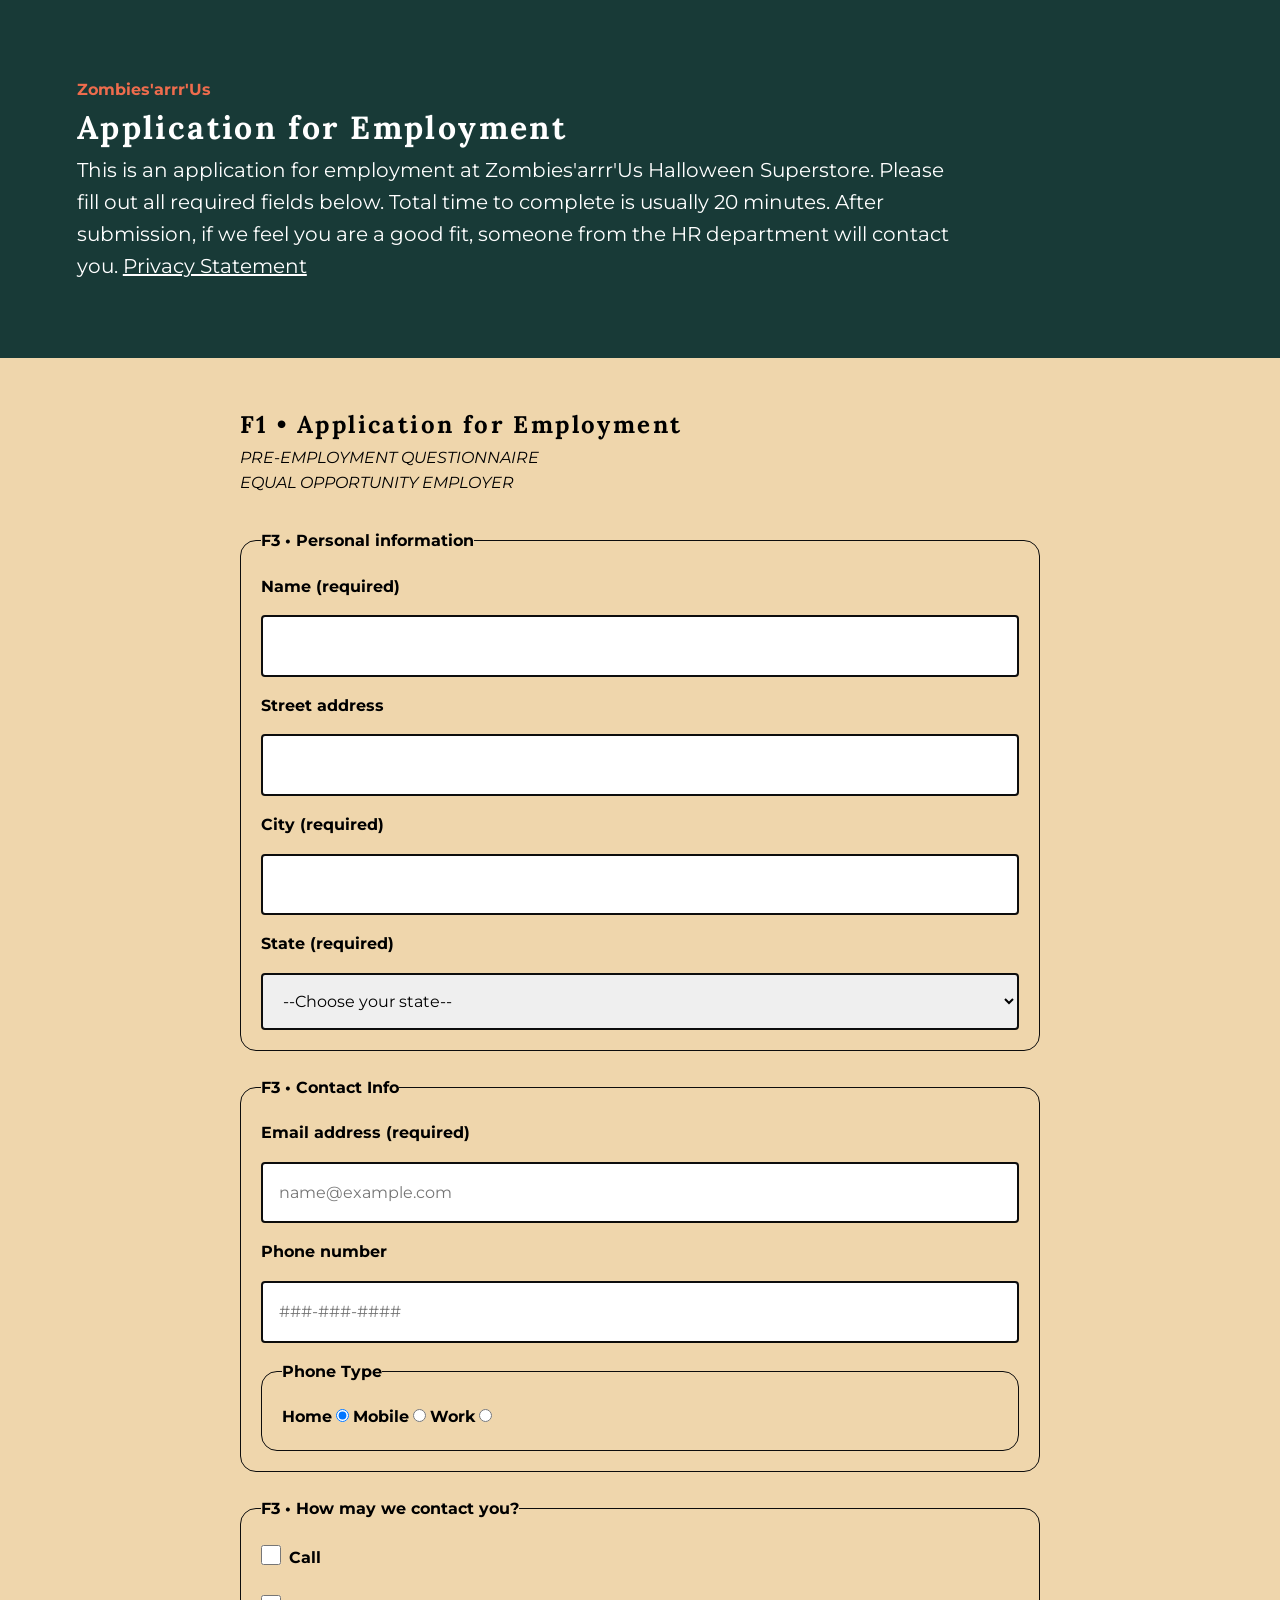
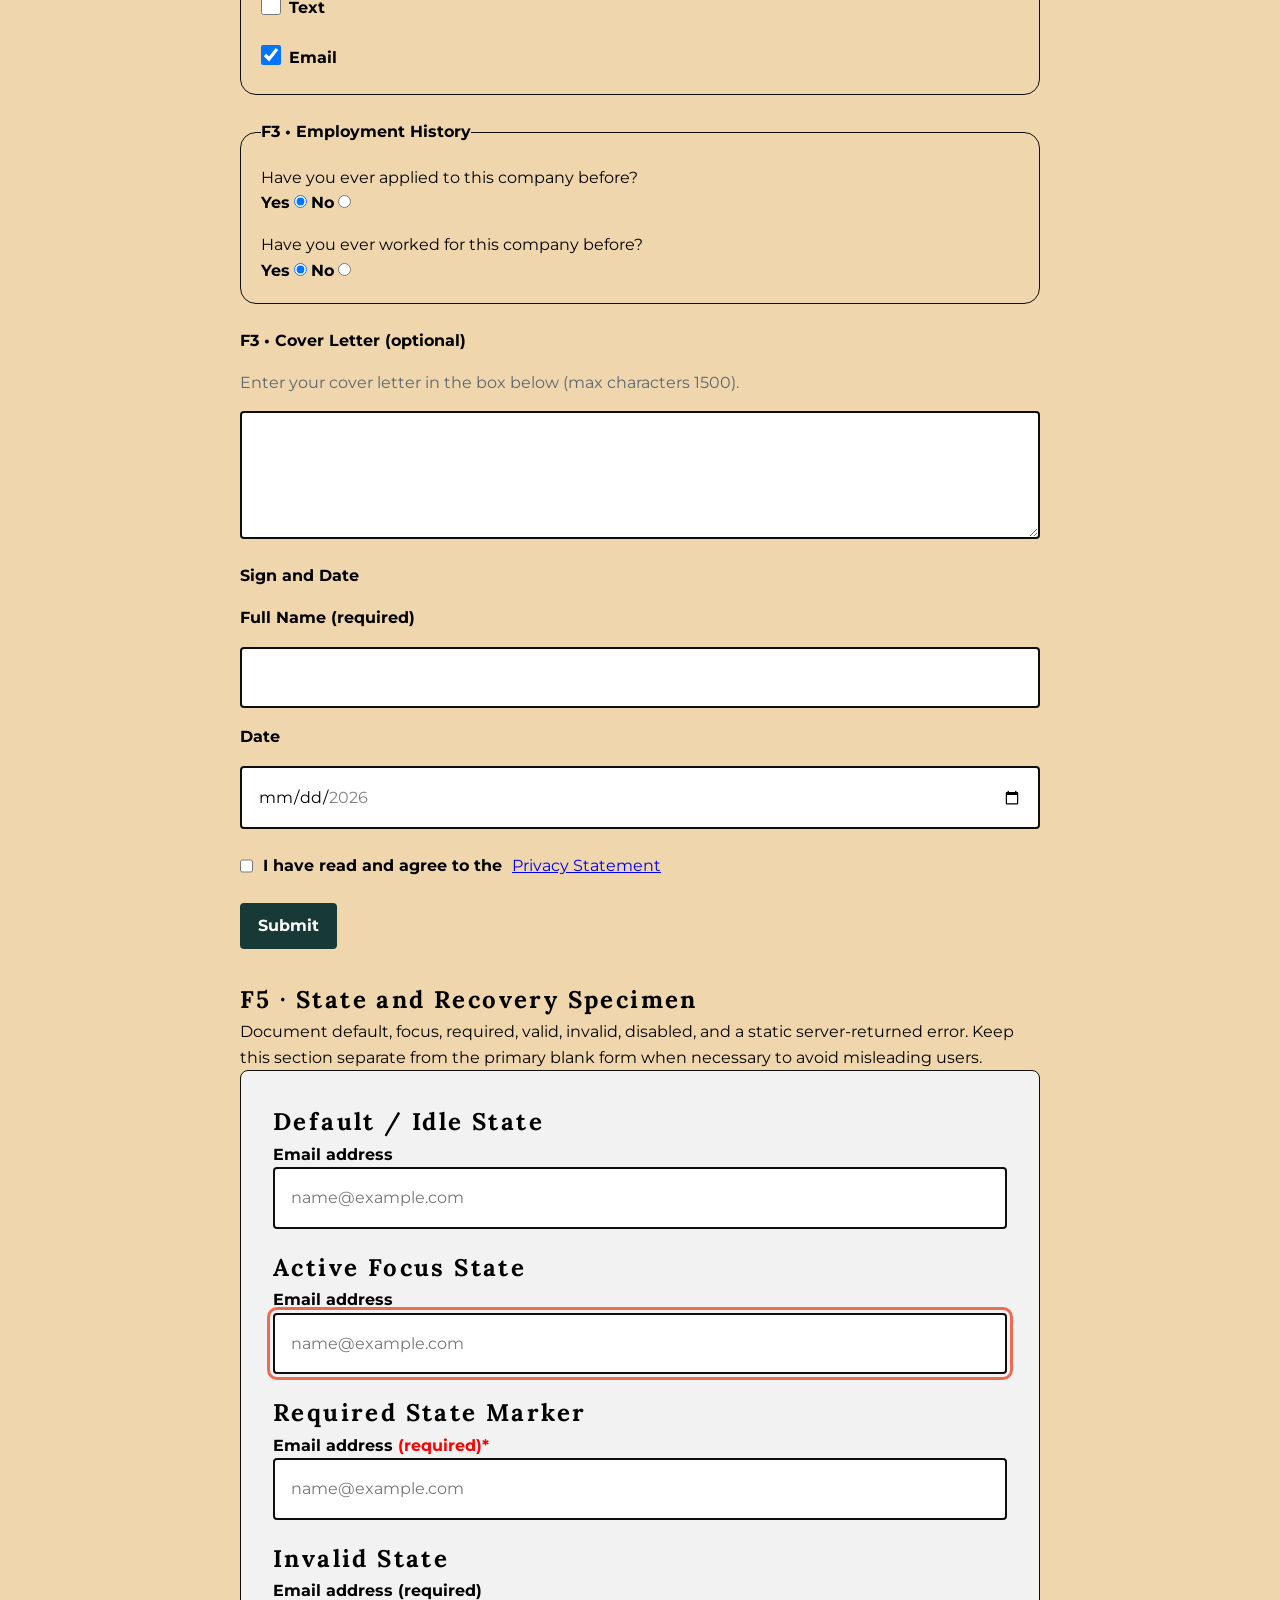
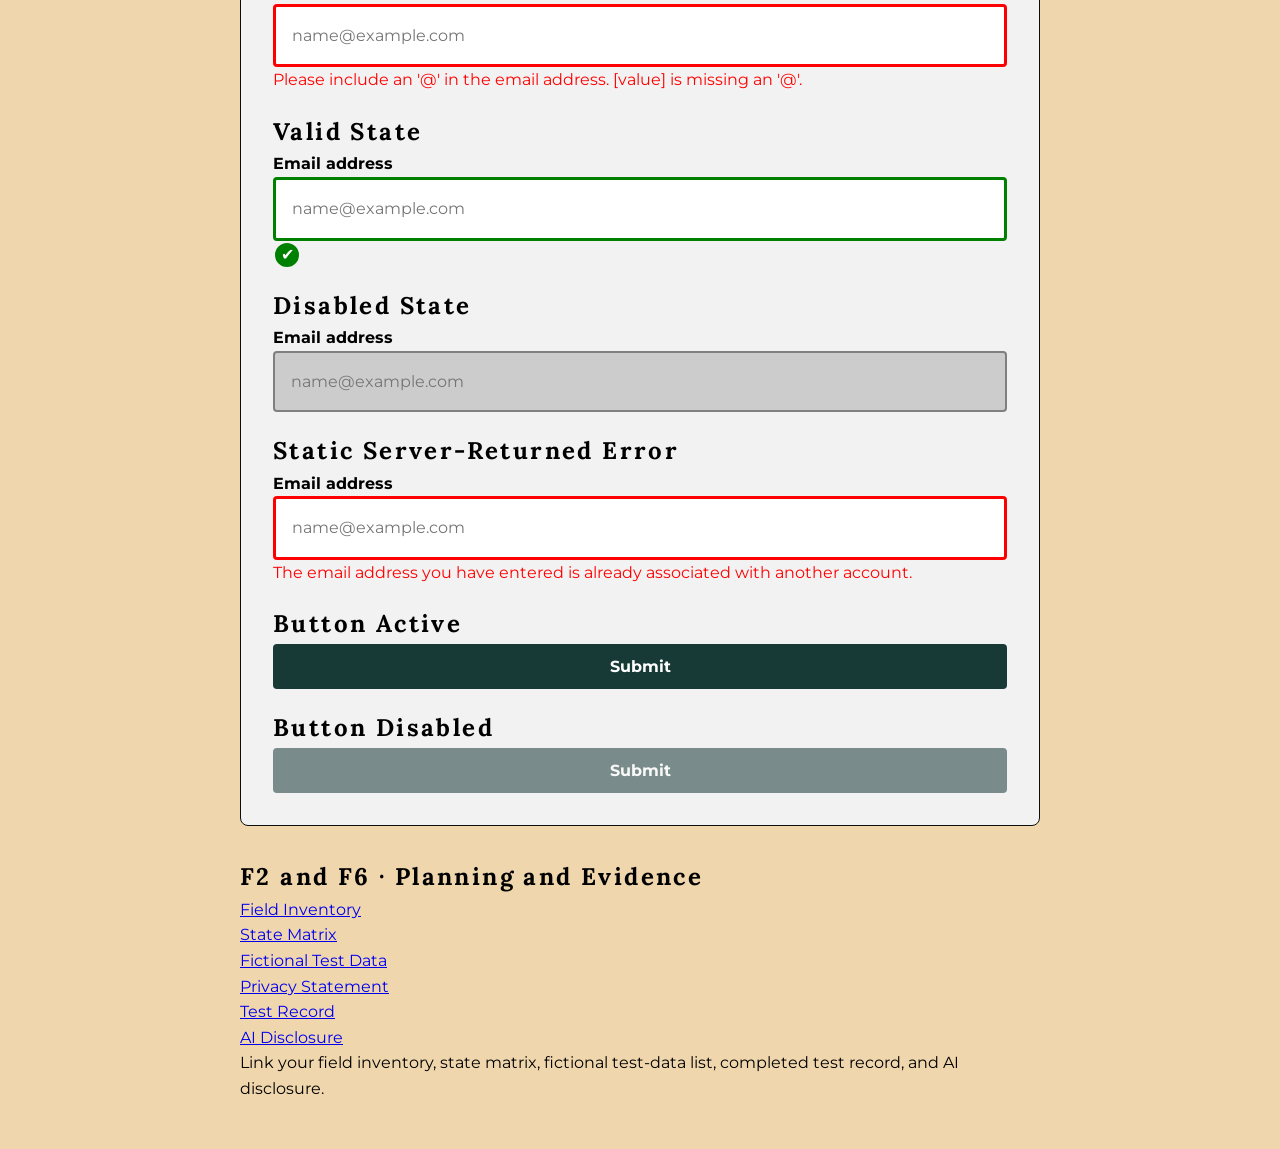
<file: index.html>
<!doctype html>
<html lang="en">
  <head>
    <meta charset="utf-8" />
    <meta name="viewport" content="width=device-width,initial-scale=1" />
    <title>splomedahl | Module 3 Deliverable</title>
    <link rel="stylesheet" href="styles.css" />
    <link rel="preconnect" href="https://fonts.googleapis.com" />
    <link rel="preconnect" href="https://fonts.gstatic.com" crossorigin />
    <link
      href="https://fonts.googleapis.com/css2?family=Lora:ital,wght@0,400..700;1,400..700&family=Montserrat:ital,wght@0,100..900;1,100..900&display=swap"
      rel="stylesheet"
    />
  </head>
  <body>
    <header class="page-header">
      <p class="eyebrow">Zombies'arrr'Us</p>
      <h1>Application for Employment</h1>
      <p class="lede">
        This is an application for employment at Zombies'arrr'Us Halloween
        Superstore. Please fill out all required fields below. Total time to
        complete is usually 20 minutes. After submission, if we feel you are a
        good fit, someone from the HR department will contact you.
        <a href="privacy-statement.html" target="_blank">Privacy Statement</a>
      </p>
    </header>
    <main>
      <section id="expectations">
        <h2>F1 &bull; Application for Employment</h2>
        <p>
          <em>PRE-EMPLOYMENT QUESTIONNAIRE</em><br />
          <em>EQUAL OPPORTUNITY EMPLOYER</em>
        </p>
      </section>
      <form action="" method="get">
        <fieldset>
          <legend>F3 &bull; Personal information</legend>

          <div class="field">
            <label for="name">Name (required)</label>
            <input
              id="name"
              name="name"
              type="text"
              autocomplete="name"
              maxlength="100"
              required
            />
          </div>

          <div class="field">
            <label for="address">Street address</label>
            <input id="address" name="address" type="text" maxlength="100" />
          </div>
          <div class="field">
            <label for="city">City (required)</label>
            <input id="city" name="city" type="text" required maxlength="100" />
          </div>
          <div class="field">
            <label for="state">State (required)</label>
            <select name="state" id="state" required>
              <option value="">--Choose your state--</option>
              <option value="AZ">AZ - Arizona</option>
              <option value="CA">CA - California</option>
              <option value="NM">NM - New Mexico</option>
              <option value="OR">OR - Oregon</option>
              <option value="TX">TX - Texas</option>
              <option value="WA">WA - Washington</option>
            </select>
          </div>
        </fieldset>
        <fieldset>
          <legend>F3 &bull; Contact Info</legend>
          <div class="field">
            <label for="email">Email address (required)</label>
            <input
              id="email"
              name="email"
              type="email"
              autocomplete="email"
              maxlength="254"
              placeholder="name@example.com"
              required
            />
          </div>
          <div class="field">
            <label for="telephone">Phone number</label>
            <input
              id="telephone"
              name="telephone"
              type="tel"
              maxlength="12"
              placeholder="###-###-####"
            />
          </div>
          <fieldset>
            <legend>Phone Type</legend>
            <div class="phone-type">
              <label for="homephone">Home</label>
              <input
                type="radio"
                id="homephone"
                name="phone"
                value="Home"
                checked
              />
              <label for="mobilephone">Mobile</label>
              <input
                type="radio"
                id="mobilephone"
                name="phone"
                value="Mobile"
              />
              <label for="workphone">Work</label>
              <input type="radio" id="workphone" name="phone" value="Work" />
            </div>
          </fieldset>
        </fieldset>
        <fieldset>
          <legend>F3 &bull; How may we contact you?</legend>
          <label class="choice">
            <input
              type="checkbox"
              name="request_type"
              value="contact-phone"
            />Call</label
          >
          <label class="choice"
            ><input
              type="checkbox"
              name="request_type"
              value="contact-text"
            />Text</label
          >
          <label class="choice">
            <input
              type="checkbox"
              name="request_type"
              value="contact-email"
              checked
            />Email
          </label>
        </fieldset>
        <fieldset>
          <legend>F3 &bull; Employment History</legend>
          <div>
            <p>Have you ever applied to this company before?</p>
            <label for="appliedFor1">Yes</label>
            <input
              type="radio"
              id="appliedFor1"
              name="applied"
              value="yes"
              checked
            />
            <label for="appliedFor2">No</label>
            <input type="radio" id="appliedFor2" name="applied" value="no" />
          </div>
          <div>
            <p>Have you ever worked for this company before?</p>
            <label for="workedFor1">Yes</label>
            <input
              type="radio"
              id="workedFor1"
              name="worked"
              value="yes"
              checked
            />
            <label for="workedFor2">No</label>
            <input type="radio" id="workedFor2" name="worked" value="no" />
          </div>
        </fieldset>

        <div class="field">
          <label for="details">F3 &bull; Cover Letter (optional)</label>
          <p class="help" id="cover-letter">
            Enter your cover letter in the box below (max characters 1500).
          </p>
          <textarea
            id="details"
            name="details"
            maxlength="1500"
            aria-describedby="cover-letter"
          ></textarea>
        </div>
        <div class="field">
          <p><strong>Sign and Date</strong></p>
          <label for="signature">Full Name (required)</label>
          <input
            type="text"
            name="fullname"
            id="signature"
            maxlength="100"
            required
          />
          <label for="signedDate">Date</label>
          <!-- https://developer.mozilla.org/en-US/docs/Web/HTML/Reference/Elements/input/date#try_it -->
          <input
            type="date"
            name="date"
            id="signedDate"
            min="2026-01-01"
            max="2026-12-31"
            required
          />
        </div>
        <div class="privacy-checkbox">
          <input
            type="checkbox"
            name="privacy"
            id="terms-privacy"
            value="agree"
            required
          />
          <label for="terms-privacy">I have read and agree to the</label>
          <a href="privacy-statement.html" target="_blank">Privacy Statement</a>
        </div>

        <button type="submit">Submit</button>
      </form>
      <section id="states">
        <h2>F5 · State and Recovery Specimen</h2>
        <p>
          Document default, focus, required, valid, invalid, disabled, and a
          static server-returned error. Keep this section separate from the
          primary blank form when necessary to avoid misleading users.
        </p>
        <!--
        <div class="error-summary">
          <h3>There is a problem with the fictional submission</h3>
          <p><a href="#error-example">Email address needs attention</a></p>
        </div>
        <div class="field field-error">
          <label for="error-example">Email address</label>
          <input
            id="error-example"
            type="email"
            value="alex.example"
            aria-invalid="true"
            aria-describedby="error-message"
          />
          <p id="error-message">
            <strong>Error:</strong> Enter an address in the format
            name@example.com.
          </p>
        </div>
        
        <button type="button" disabled>Disabled example</button>
        -->
        <div class="error-system-wrap">
          <h2>Default / Idle State</h2>
          <div>
            <label for="email-default">Email address</label>
            <input
              id="email-default"
              name="email"
              type="email"
              autocomplete="email"
              maxlength="254"
              placeholder="name@example.com"
            />
          </div>
          <h2 class="h2-error-section">Active Focus State</h2>
          <div>
            <label for="email-active">Email address</label>
            <input
              id="email-active"
              class="focus-state"
              name="email"
              type="email"
              autocomplete="email"
              maxlength="254"
              placeholder="name@example.com"
            />
          </div>
          <h2 class="h2-error-section">Required State Marker</h2>
          <div>
            <label for="email-required"
              >Email address <span style="color: red">(required)*</span></label
            >
            <input
              id="email-required"
              name="email"
              type="email"
              autocomplete="email"
              maxlength="254"
              placeholder="name@example.com"
              required
            />
          </div>
          <h2 class="h2-error-section">Invalid State</h2>
          <div>
            <label for="email-required-error">Email address (required)</label>
            <input
              id="email-required-error"
              class="required-state"
              name="email"
              type="email"
              autocomplete="email"
              maxlength="254"
              placeholder="name@example.com"
              required
            />
          </div>
          <p class="invalid-text">
            Please include an '@' in the email address. [value] is missing an
            '@'.
          </p>
          <h2 class="h2-error-section">Valid State</h2>
          <div>
            <label for="email-valid">Email address</label>
            <input
              id="email-valid"
              class="valid-state"
              name="email"
              type="email"
              autocomplete="email"
              maxlength="254"
              placeholder="name@example.com"
            />
          </div>
          <p class="valid-state-checkmark">✔</p>
          <h2 class="h2-error-section">Disabled State</h2>
          <div>
            <label for="email-disabled">Email address</label>
            <input
              id="email-disabled"
              name="email"
              type="email"
              autocomplete="email"
              maxlength="254"
              placeholder="name@example.com"
              disabled
            />
          </div>
          <h2 class="h2-error-section">Static Server-Returned Error</h2>
          <div>
            <label for="email-server-error">Email address</label>
            <input
              id="email-server-error"
              class="required-state"
              name="email"
              type="email"
              autocomplete="email"
              maxlength="254"
              placeholder="name@example.com"
              required
            />
            <p class="invalid-text">
              The email address you have entered is already associated with
              another account.
            </p>
          </div>
          <h2 class="h2-error-section">Button Active</h2>
          <button type="button">Submit</button>
          <h2 class="h2-error-section">Button Disabled</h2>
          <button type="button" disabled>Submit</button>
        </div>
      </section>
      <section id="documentation">
        <h2>F2 and F6 · Planning and Evidence</h2>
        <p><a href="field-inventory-template.html">Field Inventory</a></p>
        <p><a href="state-matrix.html">State Matrix</a></p>
        <p><a href="fictional-test-data.html">Fictional Test Data</a></p>
        <p><a href="privacy-statement.html">Privacy Statement</a></p>
        <p><a href="test-record.html">Test Record</a></p>
        <p><a href="README.md">AI Disclosure</a></p>
        <p>
          Link your field inventory, state matrix, fictional test-data list,
          completed test record, and AI disclosure.
        </p>
      </section>
    </main>
  </body>
</html>
</file>
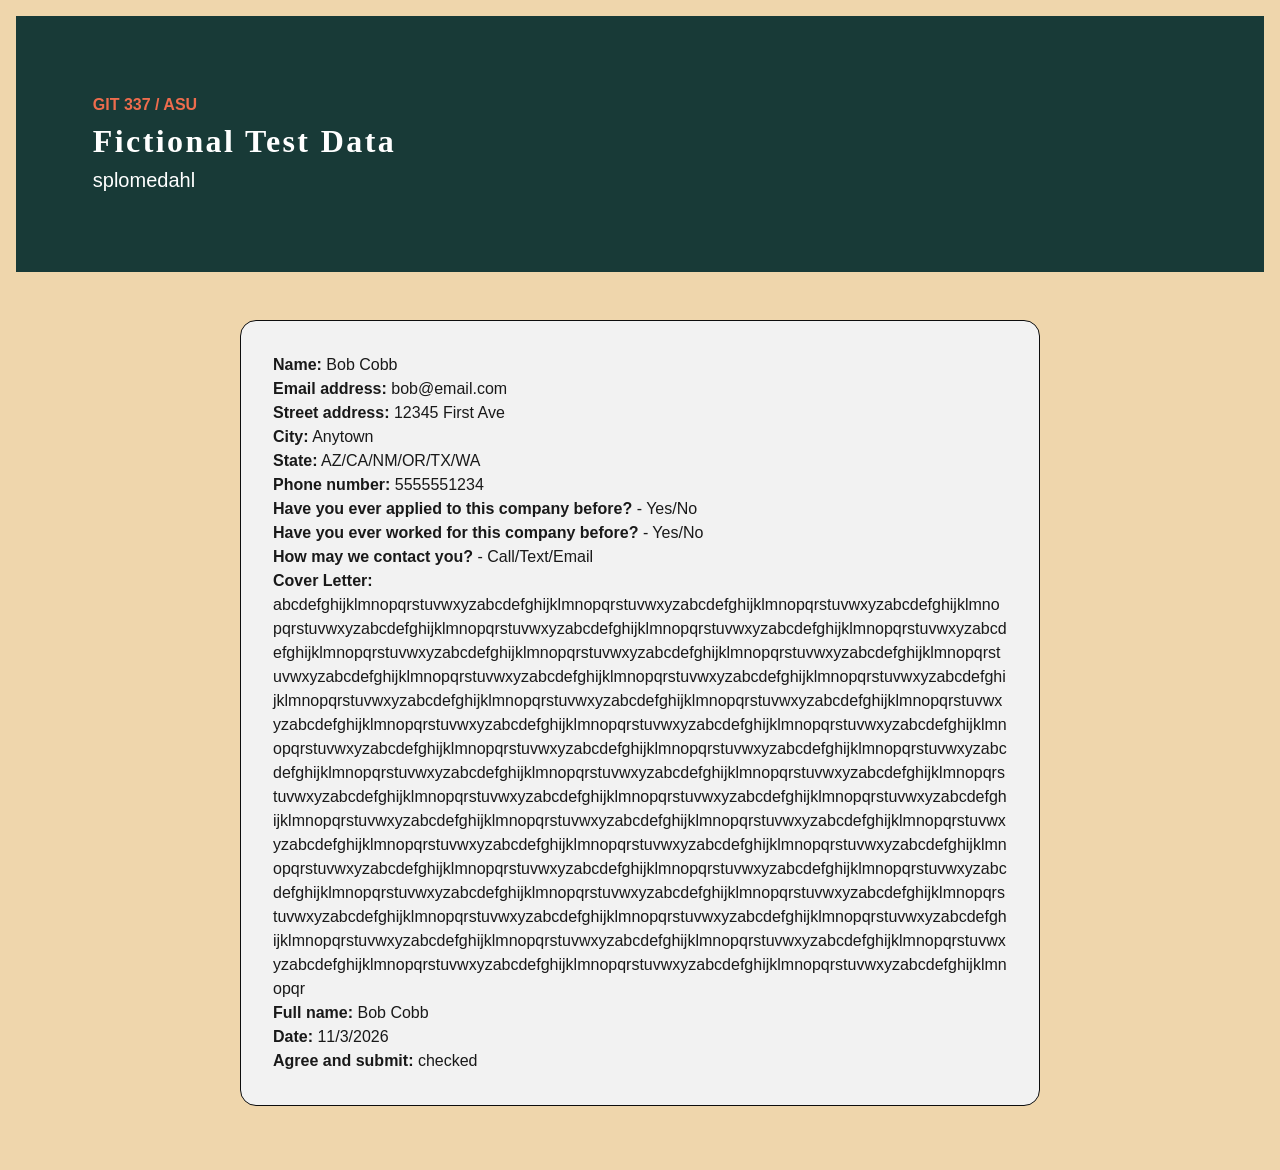
<file: fictional-test-data.html>
<!doctype html>
<html lang="en">
  <head>
    <meta charset="utf-8" />
    <meta name="viewport" content="width=device-width,initial-scale=1" />
    <link rel="stylesheet" href="styles.css" />
    <title>Fictional Test Data | splomedahl</title>
    <style>
      body {
        font-family: Arial, sans-serif;
        line-height: 1.5;
        max-width: 80rem;
        margin: auto;
        padding: 1rem;
        color: #191919;
      }
      table {
        width: 100%;
        border-collapse: collapse;
        margin-top: 10px;
      }
      th,
      td {
        padding: 0.6rem;
        border: 1px solid #999;
        text-align: left;
        vertical-align: top;
      }
      th {
        background: #ccc;
      }
      td {
        background-color: #fff;
      }
      header {
        width: 100%;
        padding: clamp(2rem, 6vw, 5rem);
        background: var(--color-action);
        color: var(--color-bg);
      }
    </style>
  </head>

  <body>
    <header class="page-header">
      <p class="eyebrow">GIT 337 / ASU</p>
      <h1>Fictional Test Data</h1>
      <p class="lede">splomedahl</p>
    </header>
    <main>
      <section class="test-record-wrap">
        <div class="fictional-data">
          <p><strong>Name:</strong> Bob Cobb</p>
          <p><strong>Email address:</strong> bob@email.com</p>
          <p><strong>Street address:</strong> 12345 First Ave</p>
          <p><strong>City:</strong> Anytown</p>
          <p><strong>State:</strong> AZ/CA/NM/OR/TX/WA</p>
          <p><strong>Phone number:</strong> 5555551234</p>
          <p>
            <strong>Have you ever applied to this company before?</strong> -
            Yes/No
          </p>
          <p>
            <strong>Have you ever worked for this company before?</strong> -
            Yes/No
          </p>
          <p><strong>How may we contact you?</strong> - Call/Text/Email</p>
          <p>
            <strong>Cover Letter:</strong>
            [base64]
          </p>
          <p><strong>Full name:</strong> Bob Cobb</p>
          <p><strong>Date:</strong> 11/3/2026</p>
          <p><strong>Agree and submit:</strong> checked</p>
        </div>
      </section>
    </main>
  </body>
</html>
</file>
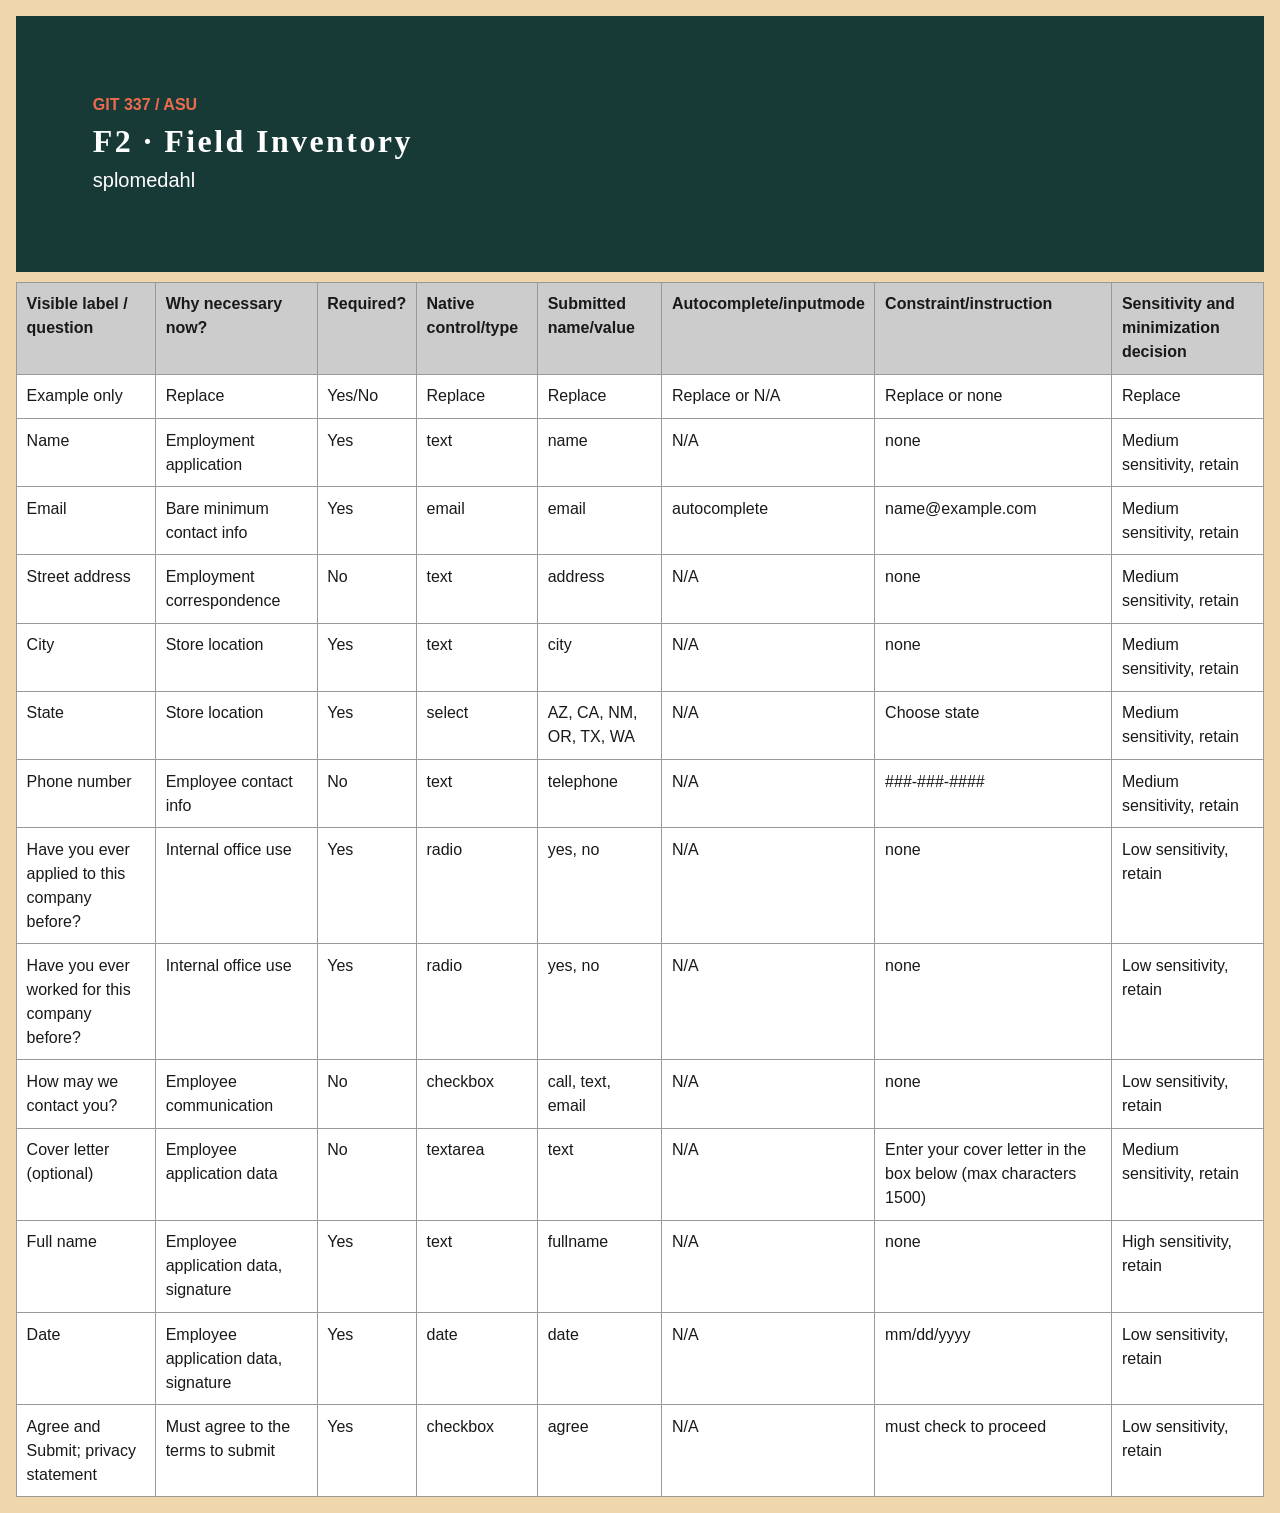
<file: field-inventory-template.html>
<!doctype html>
<html lang="en">
  <head>
    <meta charset="utf-8" />
    <meta name="viewport" content="width=device-width,initial-scale=1" />
    <title>Field Inventory | splomedahl</title>
    <link rel="stylesheet" href="styles.css" />
    <style>
      body {
        font-family: Arial, sans-serif;
        line-height: 1.5;
        max-width: 80rem;
        margin: auto;
        padding: 1rem;
        color: #191919;
      }
      table {
        width: 100%;
        border-collapse: collapse;
        margin-top: 10px;
      }
      th,
      td {
        padding: 0.6rem;
        border: 1px solid #999;
        text-align: left;
        vertical-align: top;
      }
      th {
        background: #ccc;
      }
      td {
        background-color: #fff;
      }
      header {
        width: 100%;
        padding: clamp(2rem, 6vw, 5rem);
        background: var(--color-action);
        color: var(--color-bg);
      }
    </style>
  </head>
  <body>
    <header>
      <p class="eyebrow">GIT 337 / ASU</p>
      <h1>F2 · Field Inventory</h1>
      <p class="lede">splomedahl</p>
    </header>
    <div class="table-collapse">
      <table>
        <thead>
          <tr>
            <th>Visible label / question</th>
            <th>Why necessary now?</th>
            <th>Required?</th>
            <th>Native control/type</th>
            <th>Submitted name/value</th>
            <th>Autocomplete/inputmode</th>
            <th>Constraint/instruction</th>
            <th>Sensitivity and minimization decision</th>
          </tr>
        </thead>
        <tbody>
          <tr>
            <td>Example only</td>
            <td>Replace</td>
            <td>Yes/No</td>
            <td>Replace</td>
            <td>Replace</td>
            <td>Replace or N/A</td>
            <td>Replace or none</td>
            <td>Replace</td>
          </tr>
          <tr>
            <td>Name</td>
            <td>Employment application</td>
            <td>Yes</td>
            <td>text</td>
            <td>name</td>
            <td>N/A</td>
            <td>none</td>
            <td>Medium sensitivity, retain</td>
          </tr>
          <tr>
            <td>Email</td>
            <td>Bare minimum contact info</td>
            <td>Yes</td>
            <td>email</td>
            <td>email</td>
            <td>autocomplete</td>
            <td>name@example.com</td>
            <td>Medium sensitivity, retain</td>
          </tr>
          <tr>
            <td>Street address</td>
            <td>Employment correspondence</td>
            <td>No</td>
            <td>text</td>
            <td>address</td>
            <td>N/A</td>
            <td>none</td>
            <td>Medium sensitivity, retain</td>
          </tr>
          <tr>
            <td>City</td>
            <td>Store location</td>
            <td>Yes</td>
            <td>text</td>
            <td>city</td>
            <td>N/A</td>
            <td>none</td>
            <td>Medium sensitivity, retain</td>
          </tr>
          <tr>
            <td>State</td>
            <td>Store location</td>
            <td>Yes</td>
            <td>select</td>
            <td>AZ, CA, NM, OR, TX, WA</td>
            <td>N/A</td>
            <td>Choose state</td>
            <td>Medium sensitivity, retain</td>
          </tr>
          <tr>
            <td>Phone number</td>
            <td>Employee contact info</td>
            <td>No</td>
            <td>text</td>
            <td>telephone</td>
            <td>N/A</td>
            <td>###-###-####</td>
            <td>Medium sensitivity, retain</td>
          </tr>
          <tr>
            <td>Have you ever applied to this company before?</td>
            <td>Internal office use</td>
            <td>Yes</td>
            <td>radio</td>
            <td>yes, no</td>
            <td>N/A</td>
            <td>none</td>
            <td>Low sensitivity, retain</td>
          </tr>
          <tr>
            <td>Have you ever worked for this company before?</td>
            <td>Internal office use</td>
            <td>Yes</td>
            <td>radio</td>
            <td>yes, no</td>
            <td>N/A</td>
            <td>none</td>
            <td>Low sensitivity, retain</td>
          </tr>
          <tr>
            <td>How may we contact you?</td>
            <td>Employee communication</td>
            <td>No</td>
            <td>checkbox</td>
            <td>call, text, email</td>
            <td>N/A</td>
            <td>none</td>
            <td>Low sensitivity, retain</td>
          </tr>
          <tr>
            <td>Cover letter (optional)</td>
            <td>Employee application data</td>
            <td>No</td>
            <td>textarea</td>
            <td>text</td>
            <td>N/A</td>
            <td>
              Enter your cover letter in the box below (max characters 1500)
            </td>
            <td>Medium sensitivity, retain</td>
          </tr>
          <tr>
            <td>Full name</td>
            <td>Employee application data, signature</td>
            <td>Yes</td>
            <td>text</td>
            <td>fullname</td>
            <td>N/A</td>
            <td>none</td>
            <td>High sensitivity, retain</td>
          </tr>
          <tr>
            <td>Date</td>
            <td>Employee application data, signature</td>
            <td>Yes</td>
            <td>date</td>
            <td>date</td>
            <td>N/A</td>
            <td>mm/dd/yyyy</td>
            <td>Low sensitivity, retain</td>
          </tr>
          <tr>
            <td>Agree and Submit; privacy statement</td>
            <td>Must agree to the terms to submit</td>
            <td>Yes</td>
            <td>checkbox</td>
            <td>agree</td>
            <td>N/A</td>
            <td>must check to proceed</td>
            <td>Low sensitivity, retain</td>
          </tr>
        </tbody>
      </table>
    </div>
  </body>
</html>
</file>
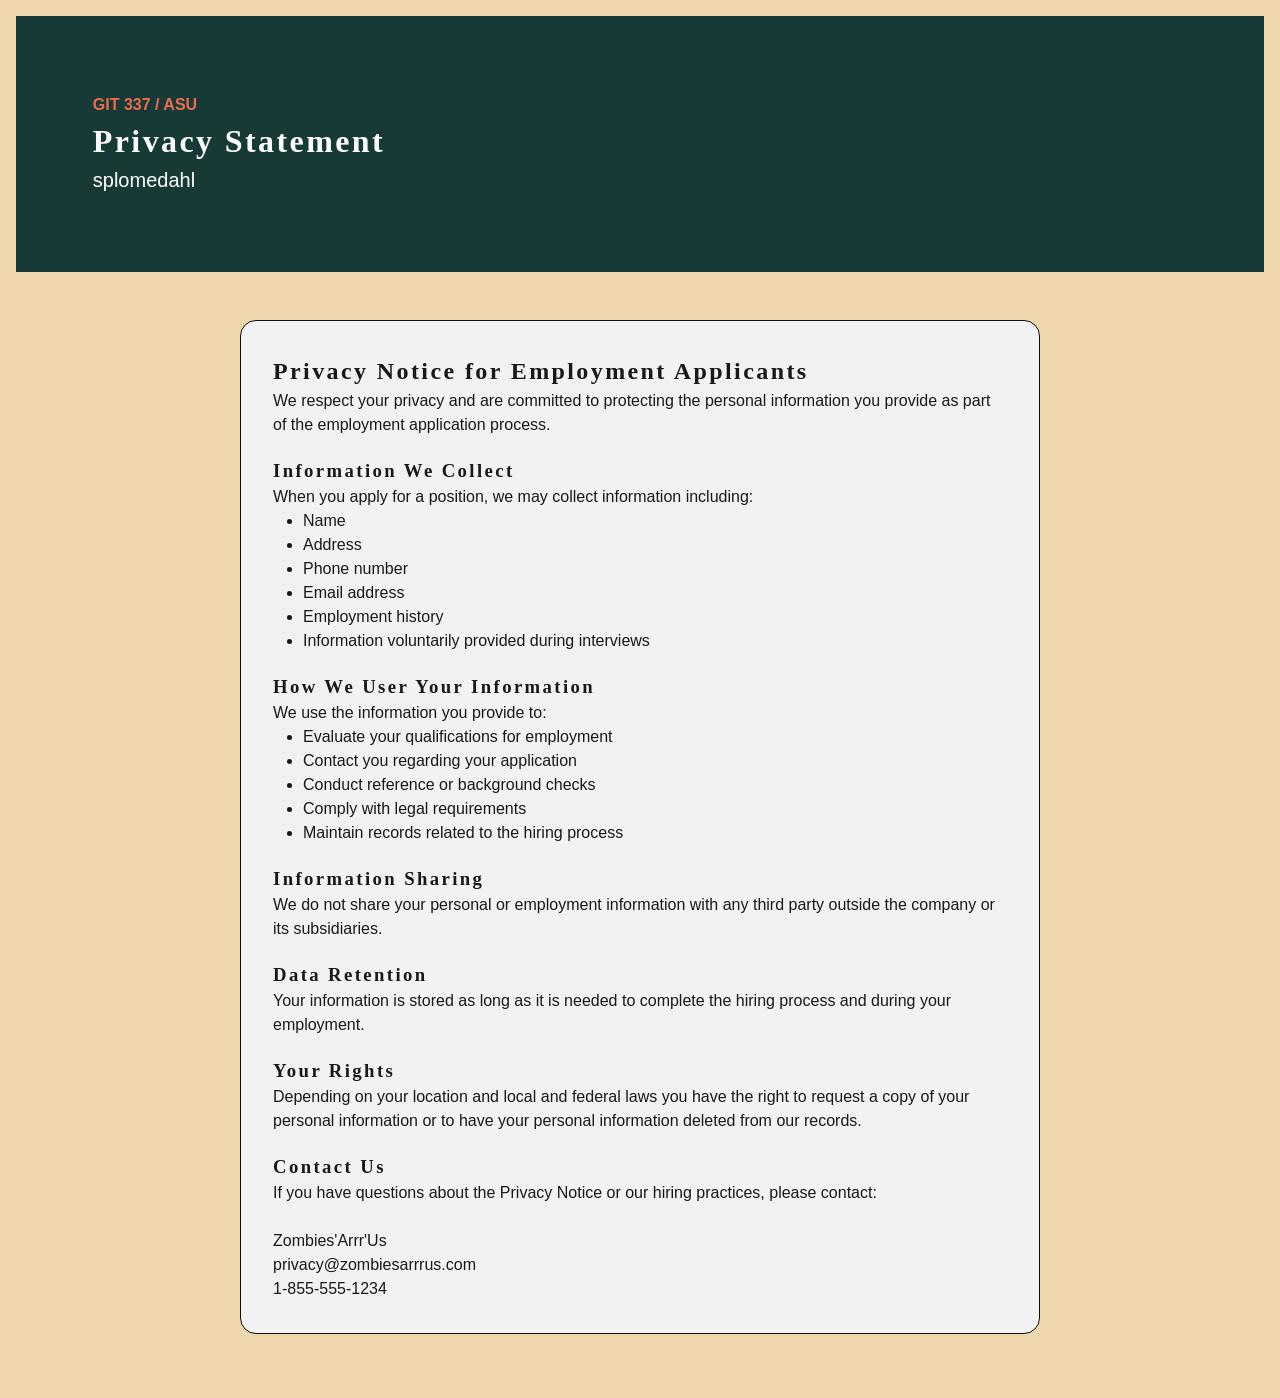
<file: privacy-statement.html>
<!doctype html>
<html lang="en">
  <head>
    <meta charset="utf-8" />
    <meta name="viewport" content="width=device-width,initial-scale=1" />
    <link rel="stylesheet" href="styles.css" />
    <title>Privacy Statement | splomedahl</title>
    <style>
      body {
        font-family: Arial, sans-serif;
        line-height: 1.5;
        max-width: 80rem;
        margin: auto;
        padding: 1rem;
        color: #191919;
      }
      table {
        width: 100%;
        border-collapse: collapse;
        margin-top: 10px;
      }
      th,
      td {
        padding: 0.6rem;
        border: 1px solid #999;
        text-align: left;
        vertical-align: top;
      }
      th {
        background: #ccc;
      }
      td {
        background-color: #fff;
      }
      header {
        width: 100%;
        padding: clamp(2rem, 6vw, 5rem);
        background: var(--color-action);
        color: var(--color-bg);
      }
    </style>
  </head>

  <body>
    <header class="page-header">
      <p class="eyebrow">GIT 337 / ASU</p>
      <h1>Privacy Statement</h1>
      <p class="lede">splomedahl</p>
    </header>
    <main>
      <section class="test-record-wrap">
        <div class="privacy">
          <h2>Privacy Notice for Employment Applicants</h2>
          <p>
            We respect your privacy and are committed to protecting the personal
            information you provide as part of the employment application
            process.
          </p>
          <h3>Information We Collect</h3>
          <p>
            When you apply for a position, we may collect information including:
          </p>
          <ul>
            <li>Name</li>
            <li>Address</li>
            <li>Phone number</li>
            <li>Email address</li>
            <li>Employment history</li>
            <li>Information voluntarily provided during interviews</li>
          </ul>
          <h3>How We User Your Information</h3>
          <p>We use the information you provide to:</p>
          <ul>
            <li>Evaluate your qualifications for employment</li>
            <li>Contact you regarding your application</li>
            <li>Conduct reference or background checks</li>
            <li>Comply with legal requirements</li>
            <li>Maintain records related to the hiring process</li>
          </ul>
          <h3>Information Sharing</h3>
          <p>
            We do not share your personal or employment information with any
            third party outside the company or its subsidiaries.
          </p>
          <h3>Data Retention</h3>
          <p>
            Your information is stored as long as it is needed to complete the
            hiring process and during your employment.
          </p>
          <h3>Your Rights</h3>
          <p>
            Depending on your location and local and federal laws you have the
            right to request a copy of your personal information or to have your
            personal information deleted from our records.
          </p>
          <h3>Contact Us</h3>
          <p>
            If you have questions about the Privacy Notice or our hiring
            practices, please contact:
          </p>
          <br />
          <p>
            Zombies'Arrr'Us<br />
            privacy@zombiesarrrus.com<br />
            1-855-555-1234
          </p>
        </div>
      </section>
    </main>
  </body>
</html>
</file>
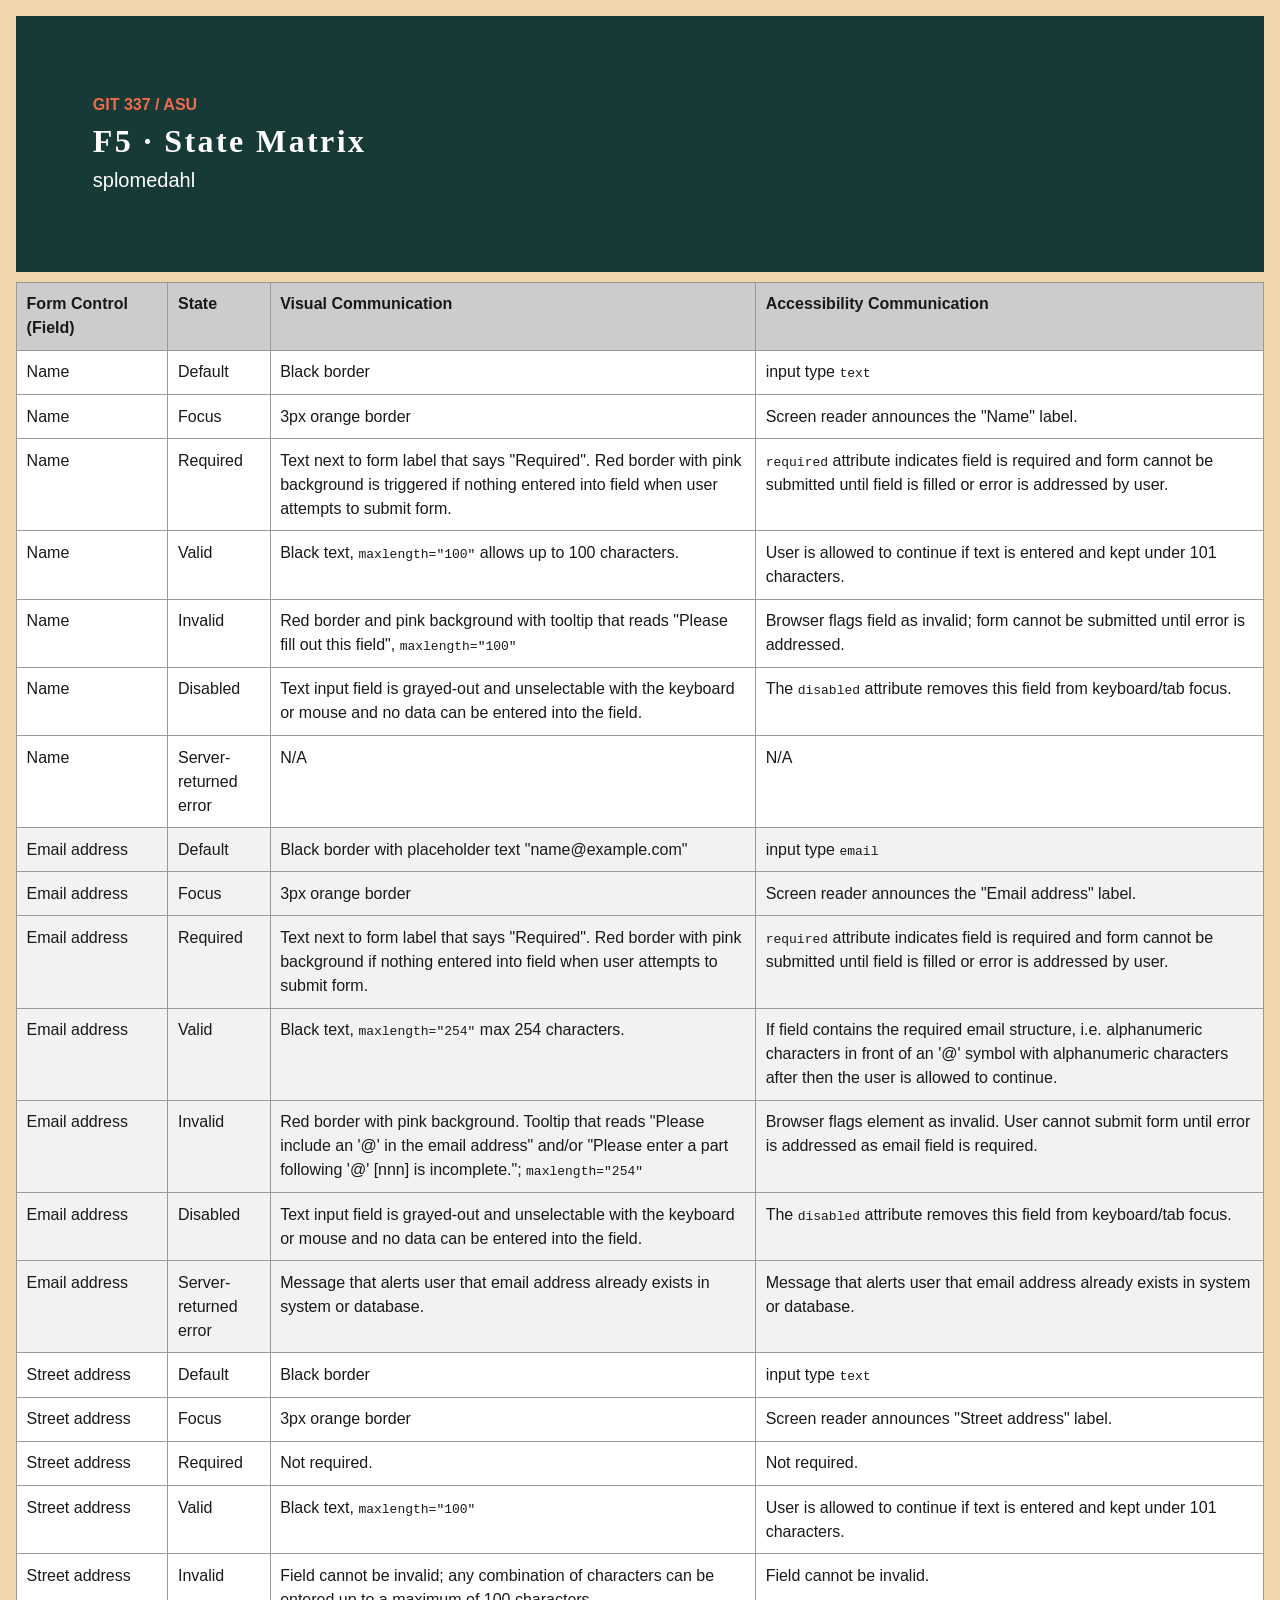
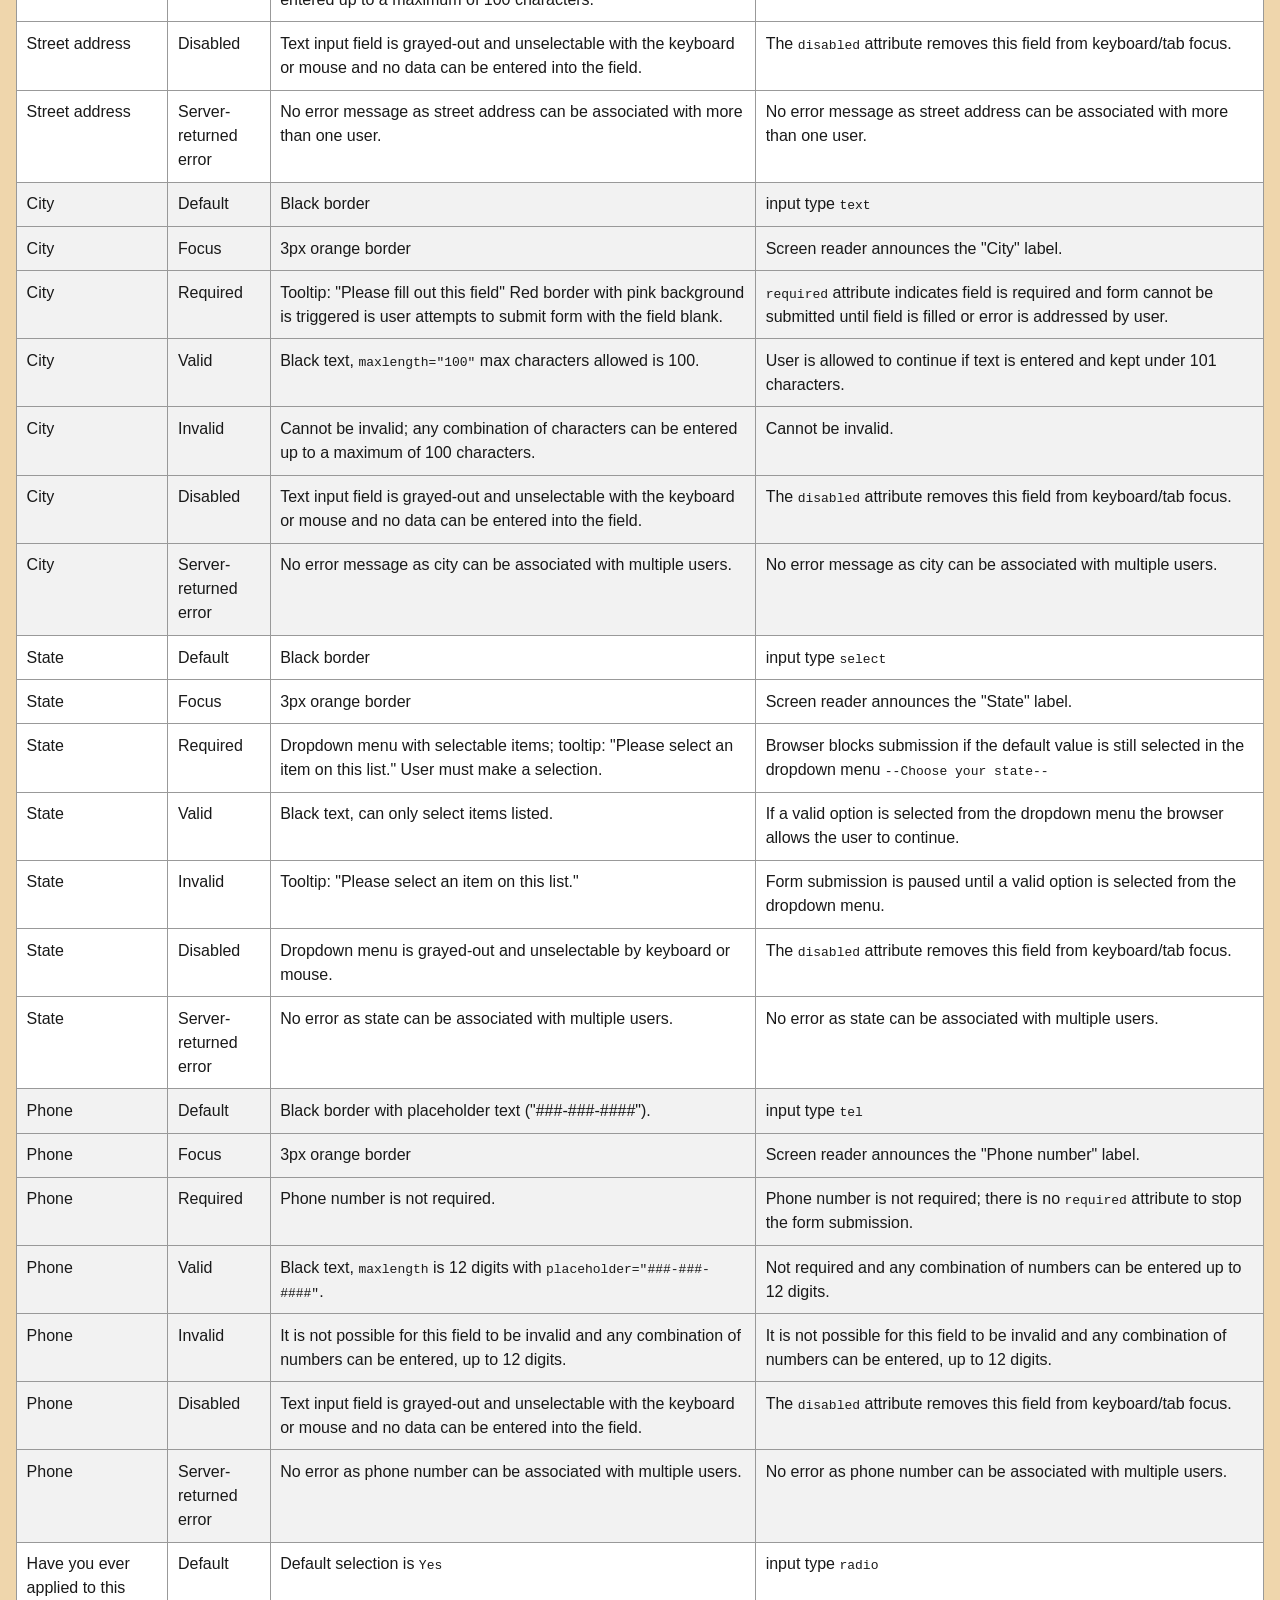
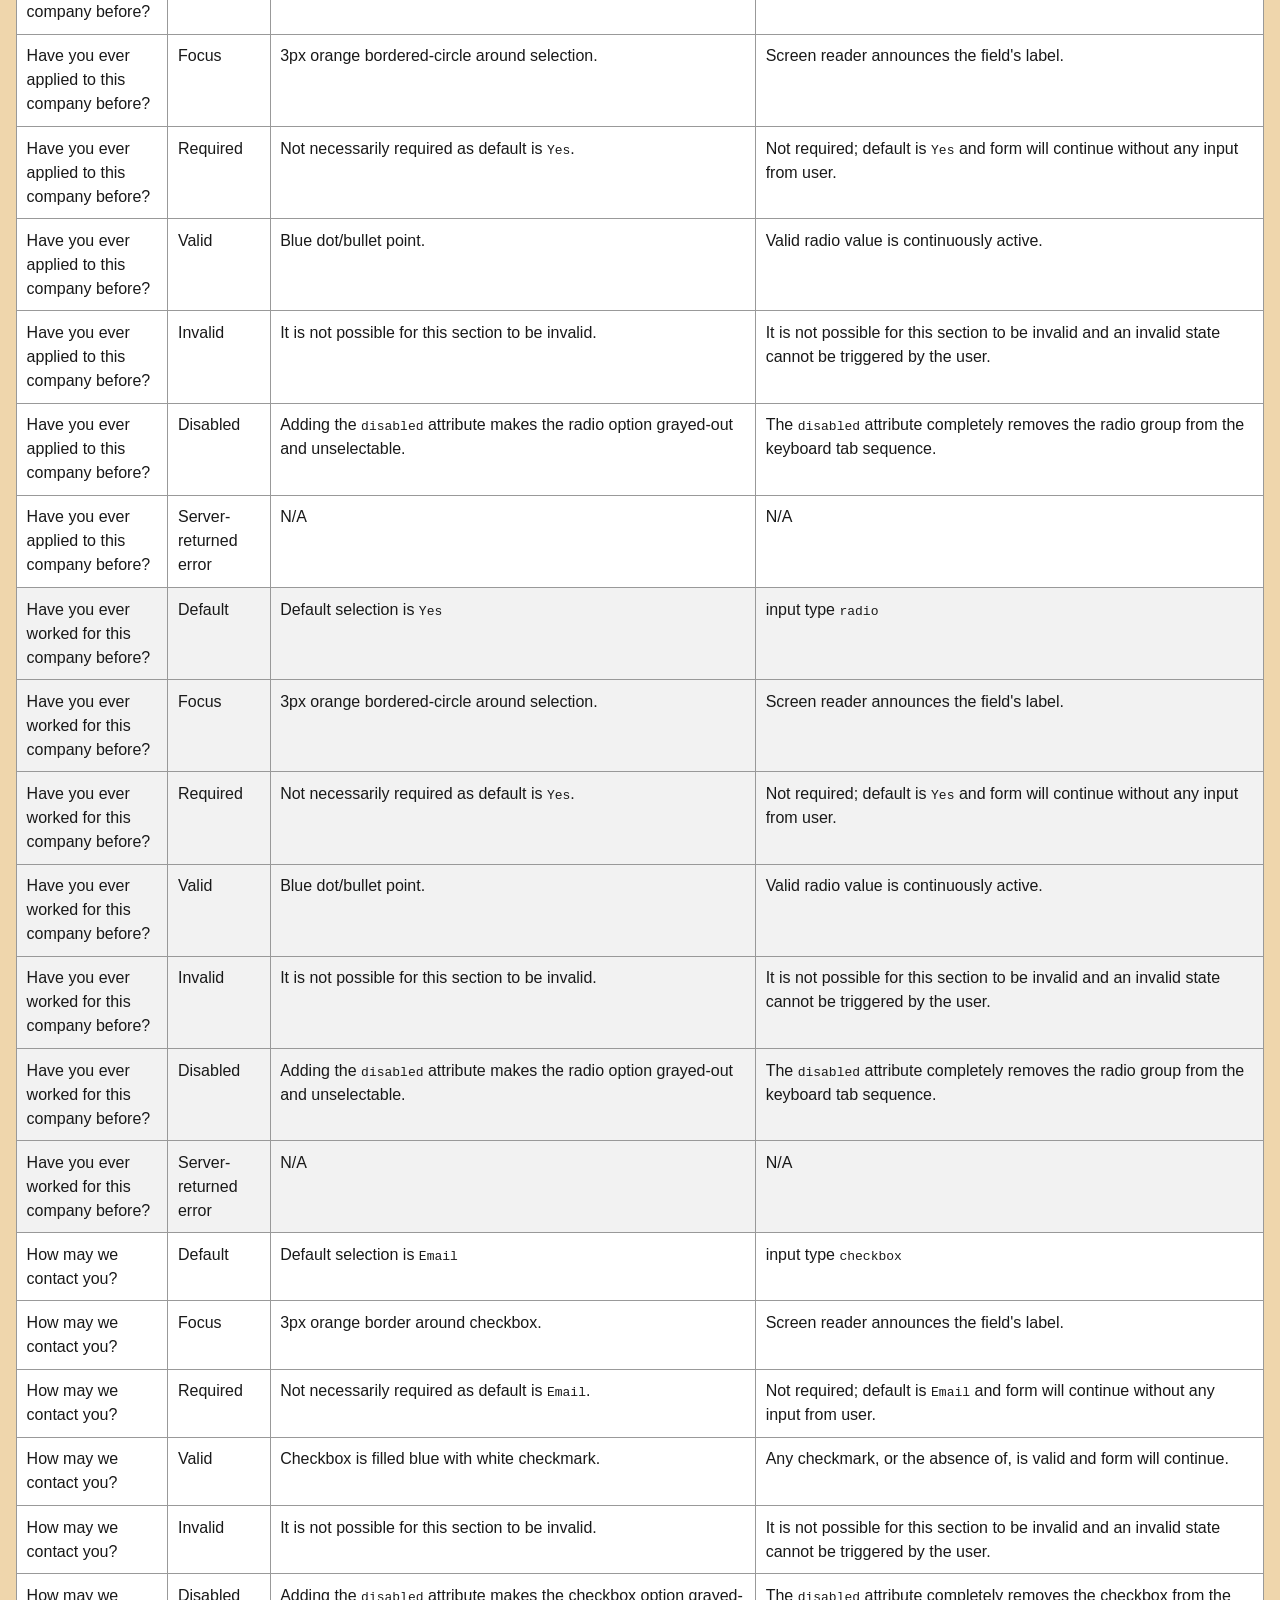
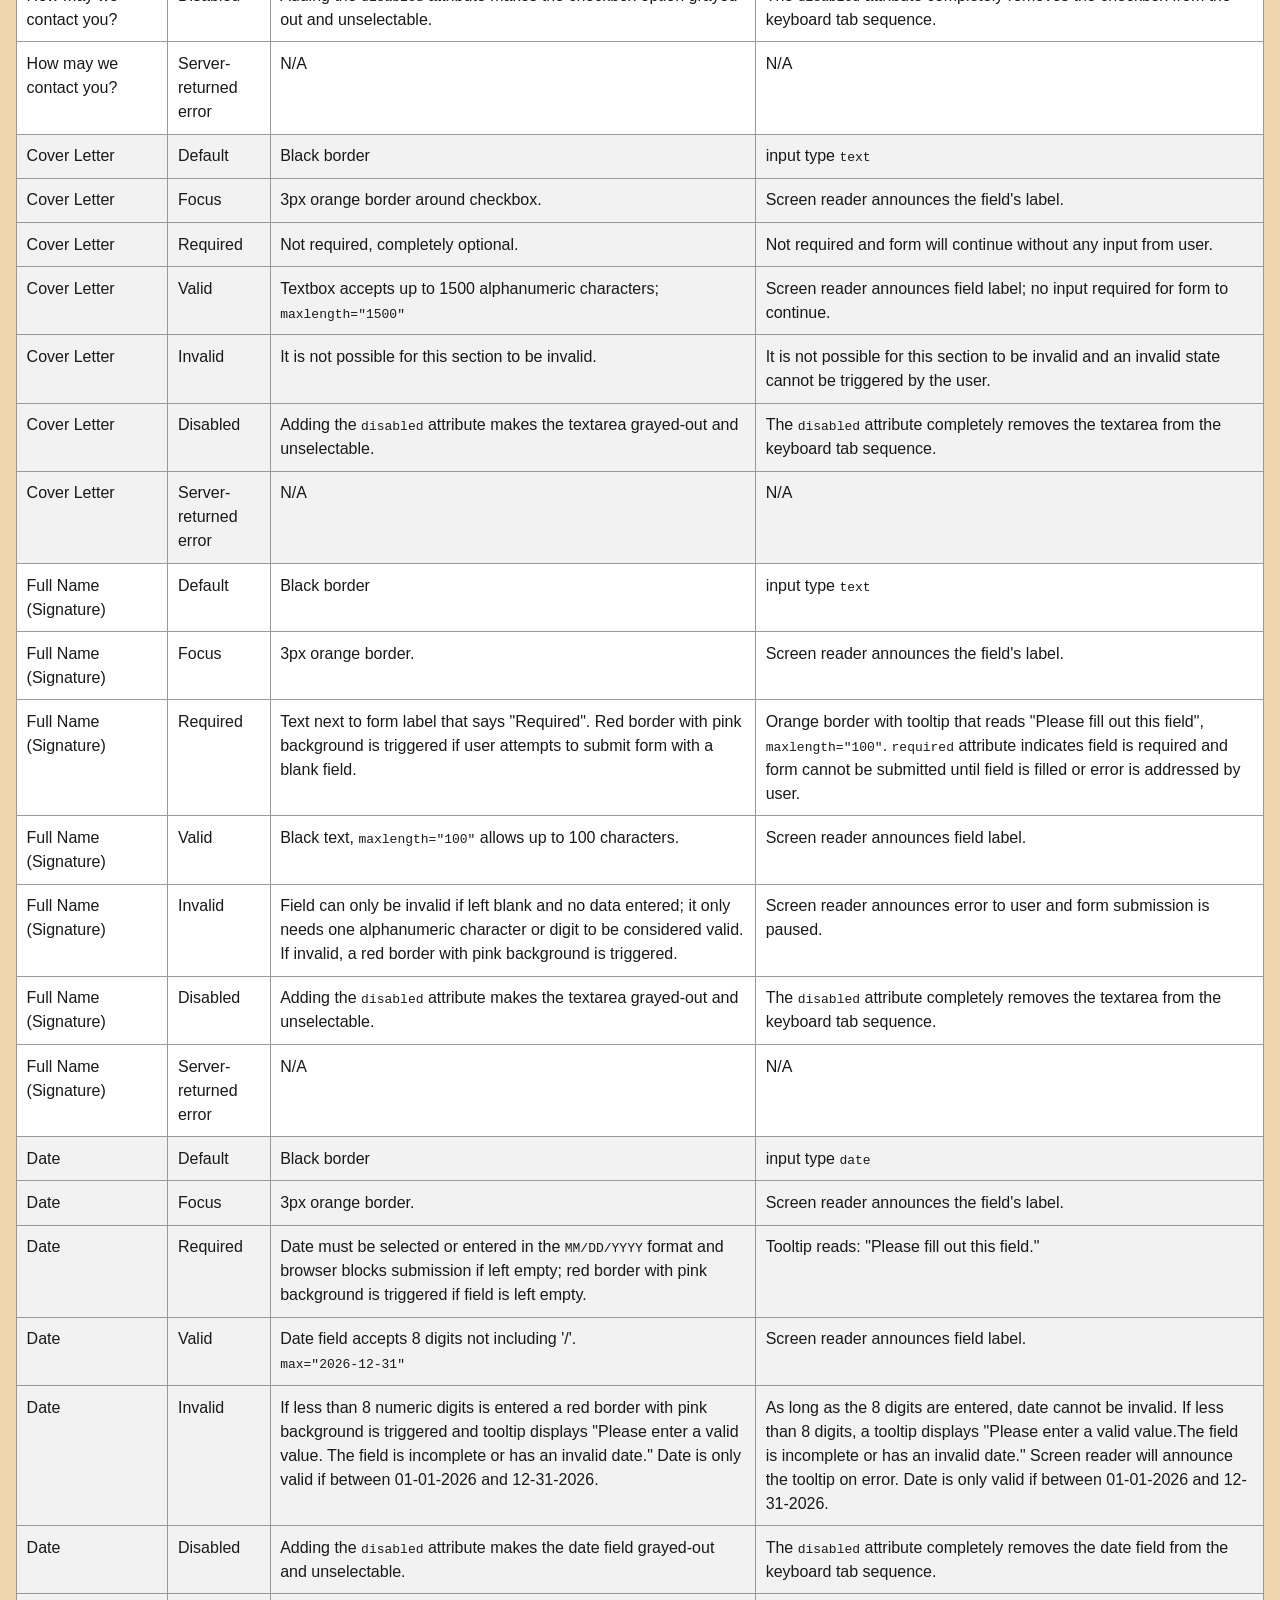
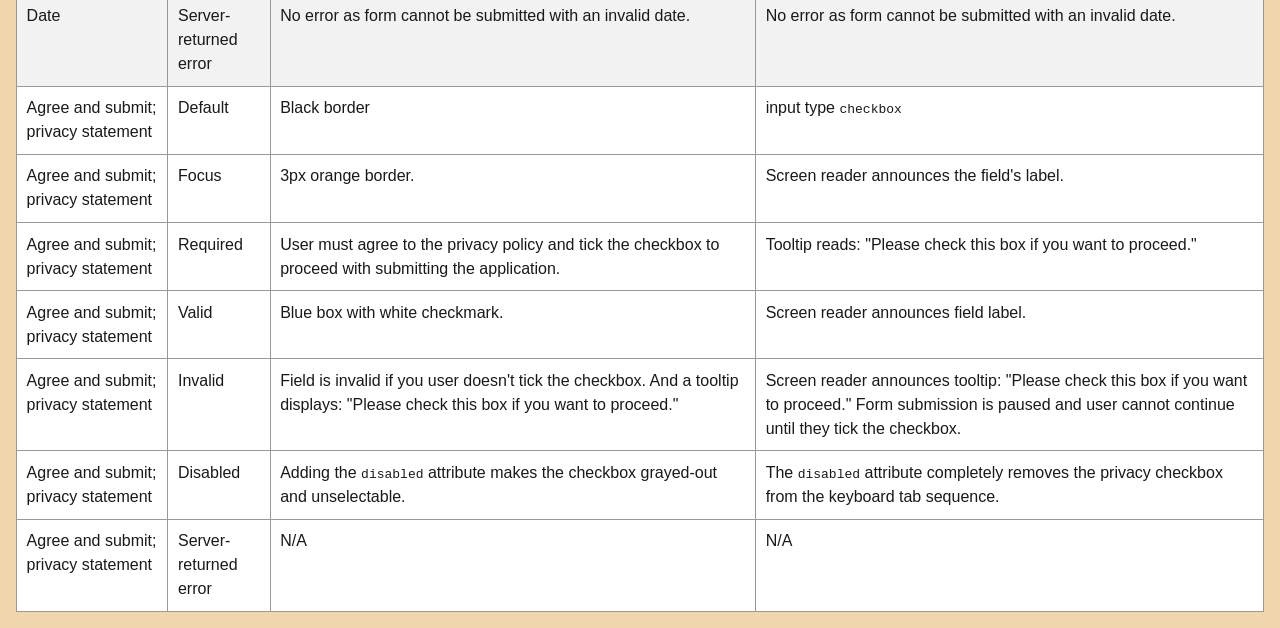
<file: state-matrix.html>
<!doctype html>
<html lang="en">
  <head>
    <meta charset="utf-8" />
    <meta name="viewport" content="width=device-width,initial-scale=1" />
    <title>State Matrix | splomedahl</title>
    <link rel="stylesheet" href="styles.css" />
    <style>
      body {
        font-family: Arial, sans-serif;
        line-height: 1.5;
        max-width: 80rem;
        margin: auto;
        padding: 1rem;
        color: #191919;
      }
      table {
        width: 100%;
        border-collapse: collapse;
        margin-top: 10px;
      }
      th,
      td {
        padding: 0.6rem;
        border: 1px solid #999;
        text-align: left;
        vertical-align: top;
      }
      th {
        background: #ccc;
      }
      td {
        background-color: #fff;
      }
      header {
        width: 100%;
        padding: clamp(2rem, 6vw, 5rem);
        background: var(--color-action);
        color: var(--color-bg);
      }
    </style>
  </head>
  <body>
    <header>
      <p class="eyebrow">GIT 337 / ASU</p>
      <h1>F5 · State Matrix</h1>
      <p class="lede">splomedahl</p>
    </header>
    <div class="table-collapse">
      <table>
        <thead>
          <tr>
            <th>Form Control (Field)</th>
            <th>State</th>
            <th>Visual Communication</th>
            <th>Accessibility Communication</th>
          </tr>
        </thead>
        <tbody>
          <!--NAME-->
          <tr>
            <td>Name</td>
            <td>Default</td>
            <td>Black border</td>
            <td>input type <code>text</code></td>
          </tr>
          <tr>
            <td>Name</td>
            <td>Focus</td>
            <td>3px orange border</td>
            <td>Screen reader announces the "Name" label.</td>
          </tr>
          <tr>
            <td>Name</td>
            <td>Required</td>
            <td>
              Text next to form label that says "Required". Red border with pink
              background is triggered if nothing entered into field when user
              attempts to submit form.
            </td>
            <td>
              <code>required</code> attribute indicates field is required and
              form cannot be submitted until field is filled or error is
              addressed by user.
            </td>
          </tr>
          <tr>
            <td>Name</td>
            <td>Valid</td>
            <td>
              Black text, <code>maxlength="100"</code> allows up to 100
              characters.
            </td>
            <td>
              User is allowed to continue if text is entered and kept under 101
              characters.
            </td>
          </tr>
          <tr>
            <td>Name</td>
            <td>Invalid</td>
            <td>
              Red border and pink background with tooltip that reads "Please
              fill out this field",
              <code>maxlength="100"</code>
            </td>
            <td>
              Browser flags field as invalid; form cannot be submitted until
              error is addressed.
            </td>
          </tr>
          <tr>
            <td>Name</td>
            <td>Disabled</td>
            <td>
              Text input field is grayed-out and unselectable with the keyboard
              or mouse and no data can be entered into the field.
            </td>
            <td>
              The <code>disabled</code> attribute removes this field from
              keyboard/tab focus.
            </td>
          </tr>
          <tr>
            <td>Name</td>
            <td>Server-returned error</td>
            <td>N/A</td>
            <td>N/A</td>
          </tr>
          <!--EMAIL-->
          <tr class="matrix-row">
            <td>Email address</td>
            <td>Default</td>
            <td>Black border with placeholder text "name@example.com"</td>
            <td>input type <code>email</code></td>
          </tr>
          <tr class="matrix-row">
            <td>Email address</td>
            <td>Focus</td>
            <td>3px orange border</td>
            <td>Screen reader announces the "Email address" label.</td>
          </tr>
          <tr class="matrix-row">
            <td>Email address</td>
            <td>Required</td>
            <td>
              Text next to form label that says "Required". Red border with pink
              background if nothing entered into field when user attempts to
              submit form.
            </td>
            <td>
              <code>required</code> attribute indicates field is required and
              form cannot be submitted until field is filled or error is
              addressed by user.
            </td>
          </tr>
          <tr class="matrix-row">
            <td>Email address</td>
            <td>Valid</td>
            <td>
              Black text, <code>maxlength="254"</code> max 254 characters.
            </td>
            <td>
              If field contains the required email structure, i.e. alphanumeric
              characters in front of an '@' symbol with alphanumeric characters
              after then the user is allowed to continue.
            </td>
          </tr>
          <tr class="matrix-row">
            <td>Email address</td>
            <td>Invalid</td>
            <td>
              Red border with pink background. Tooltip that reads "Please
              include an '@' in the email address" and/or "Please enter a part
              following '@' [nnn] is incomplete.";
              <code>maxlength="254"</code>
            </td>
            <td>
              Browser flags element as invalid. User cannot submit form until
              error is addressed as email field is required.
            </td>
          </tr>
          <tr class="matrix-row">
            <td>Email address</td>
            <td>Disabled</td>
            <td>
              Text input field is grayed-out and unselectable with the keyboard
              or mouse and no data can be entered into the field.
            </td>
            <td>
              The <code>disabled</code> attribute removes this field from
              keyboard/tab focus.
            </td>
          </tr>
          <tr class="matrix-row">
            <td>Email address</td>
            <td>Server-returned error</td>
            <td>
              Message that alerts user that email address already exists in
              system or database.
            </td>
            <td>
              Message that alerts user that email address already exists in
              system or database.
            </td>
          </tr>
          <!--STREET ADDRESS-->
          <tr>
            <td>Street address</td>
            <td>Default</td>
            <td>Black border</td>
            <td>input type <code>text</code></td>
          </tr>
          <tr>
            <td>Street address</td>
            <td>Focus</td>
            <td>3px orange border</td>
            <td>Screen reader announces "Street address" label.</td>
          </tr>
          <tr>
            <td>Street address</td>
            <td>Required</td>
            <td>Not required.</td>
            <td>Not required.</td>
          </tr>
          <tr>
            <td>Street address</td>
            <td>Valid</td>
            <td>Black text, <code>maxlength="100"</code></td>
            <td>
              User is allowed to continue if text is entered and kept under 101
              characters.
            </td>
          </tr>
          <tr>
            <td>Street address</td>
            <td>Invalid</td>
            <td>
              Field cannot be invalid; any combination of characters can be
              entered up to a maximum of 100 characters.
            </td>
            <td>Field cannot be invalid.</td>
          </tr>
          <tr>
            <td>Street address</td>
            <td>Disabled</td>
            <td>
              Text input field is grayed-out and unselectable with the keyboard
              or mouse and no data can be entered into the field.
            </td>
            <td>
              The <code>disabled</code> attribute removes this field from
              keyboard/tab focus.
            </td>
          </tr>
          <tr>
            <td>Street address</td>
            <td>Server-returned error</td>
            <td>
              No error message as street address can be associated with more
              than one user.
            </td>
            <td>
              No error message as street address can be associated with more
              than one user.
            </td>
          </tr>
          <!--CITY-->
          <tr class="matrix-row">
            <td>City</td>
            <td>Default</td>
            <td>Black border</td>
            <td>input type <code>text</code></td>
          </tr>
          <tr class="matrix-row">
            <td>City</td>
            <td>Focus</td>
            <td>3px orange border</td>
            <td>Screen reader announces the "City" label.</td>
          </tr>
          <tr class="matrix-row">
            <td>City</td>
            <td>Required</td>
            <td>
              Tooltip: "Please fill out this field" Red border with pink
              background is triggered is user attempts to submit form with the
              field blank.
            </td>
            <td>
              <code>required</code> attribute indicates field is required and
              form cannot be submitted until field is filled or error is
              addressed by user.
            </td>
          </tr>
          <tr class="matrix-row">
            <td>City</td>
            <td>Valid</td>
            <td>
              Black text, <code>maxlength="100"</code> max characters allowed is
              100.
            </td>
            <td>
              User is allowed to continue if text is entered and kept under 101
              characters.
            </td>
          </tr>
          <tr class="matrix-row">
            <td>City</td>
            <td>Invalid</td>
            <td>
              Cannot be invalid; any combination of characters can be entered up
              to a maximum of 100 characters.
            </td>
            <td>Cannot be invalid.</td>
          </tr>
          <tr class="matrix-row">
            <td>City</td>
            <td>Disabled</td>
            <td>
              Text input field is grayed-out and unselectable with the keyboard
              or mouse and no data can be entered into the field.
            </td>
            <td>
              The <code>disabled</code> attribute removes this field from
              keyboard/tab focus.
            </td>
          </tr>
          <tr class="matrix-row">
            <td>City</td>
            <td>Server-returned error</td>
            <td>
              No error message as city can be associated with multiple users.
            </td>
            <td>
              No error message as city can be associated with multiple users.
            </td>
          </tr>
          <!--STATE-->
          <tr>
            <td>State</td>
            <td>Default</td>
            <td>Black border</td>
            <td>input type <code>select</code></td>
          </tr>
          <tr>
            <td>State</td>
            <td>Focus</td>
            <td>3px orange border</td>
            <td>Screen reader announces the "State" label.</td>
          </tr>
          <tr>
            <td>State</td>
            <td>Required</td>
            <td>
              Dropdown menu with selectable items; tooltip: "Please select an
              item on this list." User must make a selection.
            </td>
            <td>
              Browser blocks submission if the default value is still selected
              in the dropdown menu <code>--Choose your state--</code>
            </td>
          </tr>
          <tr>
            <td>State</td>
            <td>Valid</td>
            <td>Black text, can only select items listed.</td>
            <td>
              If a valid option is selected from the dropdown menu the browser
              allows the user to continue.
            </td>
          </tr>
          <tr>
            <td>State</td>
            <td>Invalid</td>
            <td>Tooltip: "Please select an item on this list."</td>
            <td>
              Form submission is paused until a valid option is selected from
              the dropdown menu.
            </td>
          </tr>
          <tr>
            <td>State</td>
            <td>Disabled</td>
            <td>
              Dropdown menu is grayed-out and unselectable by keyboard or mouse.
            </td>
            <td>
              The <code>disabled</code> attribute removes this field from
              keyboard/tab focus.
            </td>
          </tr>
          <tr>
            <td>State</td>
            <td>Server-returned error</td>
            <td>No error as state can be associated with multiple users.</td>
            <td>No error as state can be associated with multiple users.</td>
          </tr>
          <!--PHONE-->
          <tr class="matrix-row">
            <td>Phone</td>
            <td>Default</td>
            <td>Black border with placeholder text ("###-###-####").</td>
            <td>input type <code>tel</code></td>
          </tr>
          <tr class="matrix-row">
            <td>Phone</td>
            <td>Focus</td>
            <td>3px orange border</td>
            <td>Screen reader announces the "Phone number" label.</td>
          </tr>
          <tr class="matrix-row">
            <td>Phone</td>
            <td>Required</td>
            <td>Phone number is not required.</td>
            <td>
              Phone number is not required; there is no
              <code>required</code> attribute to stop the form submission.
            </td>
          </tr>
          <tr class="matrix-row">
            <td>Phone</td>
            <td>Valid</td>
            <td>
              Black text, <code>maxlength</code> is 12 digits with
              <code>placeholder="###-###-####"</code>.
            </td>
            <td>
              Not required and any combination of numbers can be entered up to
              12 digits.
            </td>
          </tr>
          <tr class="matrix-row">
            <td>Phone</td>
            <td>Invalid</td>
            <td>
              It is not possible for this field to be invalid and any
              combination of numbers can be entered, up to 12 digits.
            </td>
            <td>
              It is not possible for this field to be invalid and any
              combination of numbers can be entered, up to 12 digits.
            </td>
          </tr>
          <tr class="matrix-row">
            <td>Phone</td>
            <td>Disabled</td>
            <td>
              Text input field is grayed-out and unselectable with the keyboard
              or mouse and no data can be entered into the field.
            </td>
            <td>
              The <code>disabled</code> attribute removes this field from
              keyboard/tab focus.
            </td>
          </tr>
          <tr class="matrix-row">
            <td>Phone</td>
            <td>Server-returned error</td>
            <td>
              No error as phone number can be associated with multiple users.
            </td>
            <td>
              No error as phone number can be associated with multiple users.
            </td>
          </tr>
          <!--APPLIED BEFORE-->
          <tr>
            <td>Have you ever applied to this company before?</td>
            <td>Default</td>
            <td>Default selection is <code>Yes</code></td>
            <td>input type <code>radio</code></td>
          </tr>
          <tr>
            <td>Have you ever applied to this company before?</td>
            <td>Focus</td>
            <td>3px orange bordered-circle around selection.</td>
            <td>Screen reader announces the field's label.</td>
          </tr>
          <tr>
            <td>Have you ever applied to this company before?</td>
            <td>Required</td>
            <td>Not necessarily required as default is <code>Yes</code>.</td>
            <td>
              Not required; default is <code>Yes</code> and form will continue
              without any input from user.
            </td>
          </tr>
          <tr>
            <td>Have you ever applied to this company before?</td>
            <td>Valid</td>
            <td>Blue dot/bullet point.</td>
            <td>Valid radio value is continuously active.</td>
          </tr>
          <tr>
            <td>Have you ever applied to this company before?</td>
            <td>Invalid</td>
            <td>It is not possible for this section to be invalid.</td>
            <td>
              It is not possible for this section to be invalid and an invalid
              state cannot be triggered by the user.
            </td>
          </tr>
          <tr>
            <td>Have you ever applied to this company before?</td>
            <td>Disabled</td>
            <td>
              Adding the <code>disabled</code> attribute makes the radio option
              grayed-out and unselectable.
            </td>
            <td>
              The <code>disabled</code> attribute completely removes the radio
              group from the keyboard tab sequence.
            </td>
          </tr>
          <tr>
            <td>Have you ever applied to this company before?</td>
            <td>Server-returned error</td>
            <td>N/A</td>
            <td>N/A</td>
          </tr>
          <!--WORKED BEFORE-->
          <tr class="matrix-row">
            <td>Have you ever worked for this company before?</td>
            <td>Default</td>
            <td>Default selection is <code>Yes</code></td>
            <td>input type <code>radio</code></td>
          </tr>
          <tr class="matrix-row">
            <td>Have you ever worked for this company before?</td>
            <td>Focus</td>
            <td>3px orange bordered-circle around selection.</td>
            <td>Screen reader announces the field's label.</td>
          </tr>
          <tr class="matrix-row">
            <td>Have you ever worked for this company before?</td>
            <td>Required</td>
            <td>Not necessarily required as default is <code>Yes</code>.</td>
            <td>
              Not required; default is <code>Yes</code> and form will continue
              without any input from user.
            </td>
          </tr>
          <tr class="matrix-row">
            <td>Have you ever worked for this company before?</td>
            <td>Valid</td>
            <td>Blue dot/bullet point.</td>
            <td>Valid radio value is continuously active.</td>
          </tr>
          <tr class="matrix-row">
            <td>Have you ever worked for this company before?</td>
            <td>Invalid</td>
            <td>It is not possible for this section to be invalid.</td>
            <td>
              It is not possible for this section to be invalid and an invalid
              state cannot be triggered by the user.
            </td>
          </tr>
          <tr class="matrix-row">
            <td>Have you ever worked for this company before?</td>
            <td>Disabled</td>
            <td>
              Adding the <code>disabled</code> attribute makes the radio option
              grayed-out and unselectable.
            </td>
            <td>
              The <code>disabled</code> attribute completely removes the radio
              group from the keyboard tab sequence.
            </td>
          </tr>
          <tr class="matrix-row">
            <td>Have you ever worked for this company before?</td>
            <td>Server-returned error</td>
            <td>N/A</td>
            <td>N/A</td>
          </tr>
          <!--CONTACT PREFERENCE-->
          <tr>
            <td>How may we contact you?</td>
            <td>Default</td>
            <td>Default selection is <code>Email</code></td>
            <td>input type <code>checkbox</code></td>
          </tr>
          <tr>
            <td>How may we contact you?</td>
            <td>Focus</td>
            <td>3px orange border around checkbox.</td>
            <td>Screen reader announces the field's label.</td>
          </tr>
          <tr>
            <td>How may we contact you?</td>
            <td>Required</td>
            <td>Not necessarily required as default is <code>Email</code>.</td>
            <td>
              Not required; default is <code>Email</code> and form will continue
              without any input from user.
            </td>
          </tr>
          <tr>
            <td>How may we contact you?</td>
            <td>Valid</td>
            <td>Checkbox is filled blue with white checkmark.</td>
            <td>
              Any checkmark, or the absence of, is valid and form will continue.
            </td>
          </tr>
          <tr>
            <td>How may we contact you?</td>
            <td>Invalid</td>
            <td>It is not possible for this section to be invalid.</td>
            <td>
              It is not possible for this section to be invalid and an invalid
              state cannot be triggered by the user.
            </td>
          </tr>
          <tr>
            <td>How may we contact you?</td>
            <td>Disabled</td>
            <td>
              Adding the <code>disabled</code> attribute makes the checkbox
              option grayed-out and unselectable.
            </td>
            <td>
              The <code>disabled</code> attribute completely removes the
              checkbox from the keyboard tab sequence.
            </td>
          </tr>
          <tr>
            <td>How may we contact you?</td>
            <td>Server-returned error</td>
            <td>N/A</td>
            <td>N/A</td>
          </tr>
          <!--COVER LETTER-->
          <tr class="matrix-row">
            <td>Cover Letter</td>
            <td>Default</td>
            <td>Black border</td>
            <td>input type <code>text</code></td>
          </tr>
          <tr class="matrix-row">
            <td>Cover Letter</td>
            <td>Focus</td>
            <td>3px orange border around checkbox.</td>
            <td>Screen reader announces the field's label.</td>
          </tr>
          <tr class="matrix-row">
            <td>Cover Letter</td>
            <td>Required</td>
            <td>Not required, completely optional.</td>
            <td>
              Not required and form will continue without any input from user.
            </td>
          </tr>
          <tr class="matrix-row">
            <td>Cover Letter</td>
            <td>Valid</td>
            <td>
              Textbox accepts up to 1500 alphanumeric characters;
              <code>maxlength="1500"</code>
            </td>
            <td>
              Screen reader announces field label; no input required for form to
              continue.
            </td>
          </tr>
          <tr class="matrix-row">
            <td>Cover Letter</td>
            <td>Invalid</td>
            <td>It is not possible for this section to be invalid.</td>
            <td>
              It is not possible for this section to be invalid and an invalid
              state cannot be triggered by the user.
            </td>
          </tr>
          <tr class="matrix-row">
            <td>Cover Letter</td>
            <td>Disabled</td>
            <td>
              Adding the <code>disabled</code> attribute makes the textarea
              grayed-out and unselectable.
            </td>
            <td>
              The <code>disabled</code> attribute completely removes the
              textarea from the keyboard tab sequence.
            </td>
          </tr>
          <tr class="matrix-row">
            <td>Cover Letter</td>
            <td>Server-returned error</td>
            <td>N/A</td>
            <td>N/A</td>
          </tr>
          <!--SIGNATURE-->
          <tr>
            <td>Full Name (Signature)</td>
            <td>Default</td>
            <td>Black border</td>
            <td>input type <code>text</code></td>
          </tr>
          <tr>
            <td>Full Name (Signature)</td>
            <td>Focus</td>
            <td>3px orange border.</td>
            <td>Screen reader announces the field's label.</td>
          </tr>
          <tr>
            <td>Full Name (Signature)</td>
            <td>Required</td>
            <td>
              Text next to form label that says "Required". Red border with pink
              background is triggered if user attempts to submit form with a
              blank field.
            </td>
            <td>
              Orange border with tooltip that reads "Please fill out this
              field",
              <code>maxlength="100"</code>. <code>required</code> attribute
              indicates field is required and form cannot be submitted until
              field is filled or error is addressed by user.
            </td>
          </tr>
          <tr>
            <td>Full Name (Signature)</td>
            <td>Valid</td>
            <td>
              Black text, <code>maxlength="100"</code> allows up to 100
              characters.
            </td>
            <td>Screen reader announces field label.</td>
          </tr>
          <tr>
            <td>Full Name (Signature)</td>
            <td>Invalid</td>
            <td>
              Field can only be invalid if left blank and no data entered; it
              only needs one alphanumeric character or digit to be considered
              valid. If invalid, a red border with pink background is triggered.
            </td>
            <td>
              Screen reader announces error to user and form submission is
              paused.
            </td>
          </tr>
          <tr>
            <td>Full Name (Signature)</td>
            <td>Disabled</td>
            <td>
              Adding the <code>disabled</code> attribute makes the textarea
              grayed-out and unselectable.
            </td>
            <td>
              The <code>disabled</code> attribute completely removes the
              textarea from the keyboard tab sequence.
            </td>
          </tr>
          <tr>
            <td>Full Name (Signature)</td>
            <td>Server-returned error</td>
            <td>N/A</td>
            <td>N/A</td>
          </tr>
          <!--DATE-->
          <tr class="matrix-row">
            <td>Date</td>
            <td>Default</td>
            <td>Black border</td>
            <td>input type <code>date</code></td>
          </tr>
          <tr class="matrix-row">
            <td>Date</td>
            <td>Focus</td>
            <td>3px orange border.</td>
            <td>Screen reader announces the field's label.</td>
          </tr>
          <tr class="matrix-row">
            <td>Date</td>
            <td>Required</td>
            <td>
              Date must be selected or entered in the
              <code>MM/DD/YYYY</code> format and browser blocks submission if
              left empty; red border with pink background is triggered if field
              is left empty.
            </td>
            <td>Tooltip reads: "Please fill out this field."</td>
          </tr>
          <tr class="matrix-row">
            <td>Date</td>
            <td>Valid</td>
            <td>
              Date field accepts 8 digits not including '/'.<br />
              <code>max="2026-12-31"</code>
            </td>
            <td>Screen reader announces field label.</td>
          </tr>
          <tr class="matrix-row">
            <td>Date</td>
            <td>Invalid</td>
            <td>
              If less than 8 numeric digits is entered a red border with pink
              background is triggered and tooltip displays "Please enter a valid
              value. The field is incomplete or has an invalid date." Date is
              only valid if between 01-01-2026 and 12-31-2026.
            </td>
            <td>
              As long as the 8 digits are entered, date cannot be invalid. If
              less than 8 digits, a tooltip displays "Please enter a valid
              value.The field is incomplete or has an invalid date." Screen
              reader will announce the tooltip on error. Date is only valid if
              between 01-01-2026 and 12-31-2026.
            </td>
          </tr>
          <tr class="matrix-row">
            <td>Date</td>
            <td>Disabled</td>
            <td>
              Adding the <code>disabled</code> attribute makes the date field
              grayed-out and unselectable.
            </td>
            <td>
              The <code>disabled</code> attribute completely removes the date
              field from the keyboard tab sequence.
            </td>
          </tr>
          <tr class="matrix-row">
            <td>Date</td>
            <td>Server-returned error</td>
            <td>No error as form cannot be submitted with an invalid date.</td>
            <td>No error as form cannot be submitted with an invalid date.</td>
          </tr>
          <!--AGREE & SUBMIT-->
          <tr>
            <td>Agree and submit; privacy statement</td>
            <td>Default</td>
            <td>Black border</td>
            <td>input type <code>checkbox</code></td>
          </tr>
          <tr>
            <td>Agree and submit; privacy statement</td>
            <td>Focus</td>
            <td>3px orange border.</td>
            <td>Screen reader announces the field's label.</td>
          </tr>
          <tr>
            <td>Agree and submit; privacy statement</td>
            <td>Required</td>
            <td>
              User must agree to the privacy policy and tick the checkbox to
              proceed with submitting the application.
            </td>
            <td>
              Tooltip reads: "Please check this box if you want to proceed."
            </td>
          </tr>
          <tr>
            <td>Agree and submit; privacy statement</td>
            <td>Valid</td>
            <td>Blue box with white checkmark.</td>
            <td>Screen reader announces field label.</td>
          </tr>
          <tr>
            <td>Agree and submit; privacy statement</td>
            <td>Invalid</td>
            <td>
              Field is invalid if you user doesn't tick the checkbox. And a
              tooltip displays: "Please check this box if you want to proceed."
            </td>
            <td>
              Screen reader announces tooltip: "Please check this box if you
              want to proceed." Form submission is paused and user cannot
              continue until they tick the checkbox.
            </td>
          </tr>
          <tr>
            <td>Agree and submit; privacy statement</td>
            <td>Disabled</td>
            <td>
              Adding the <code>disabled</code> attribute makes the checkbox
              grayed-out and unselectable.
            </td>
            <td>
              The <code>disabled</code> attribute completely removes the privacy
              checkbox from the keyboard tab sequence.
            </td>
          </tr>
          <tr>
            <td>Agree and submit; privacy statement</td>
            <td>Server-returned error</td>
            <td>N/A</td>
            <td>N/A</td>
          </tr>
        </tbody>
      </table>
    </div>
  </body>
</html>
</file>
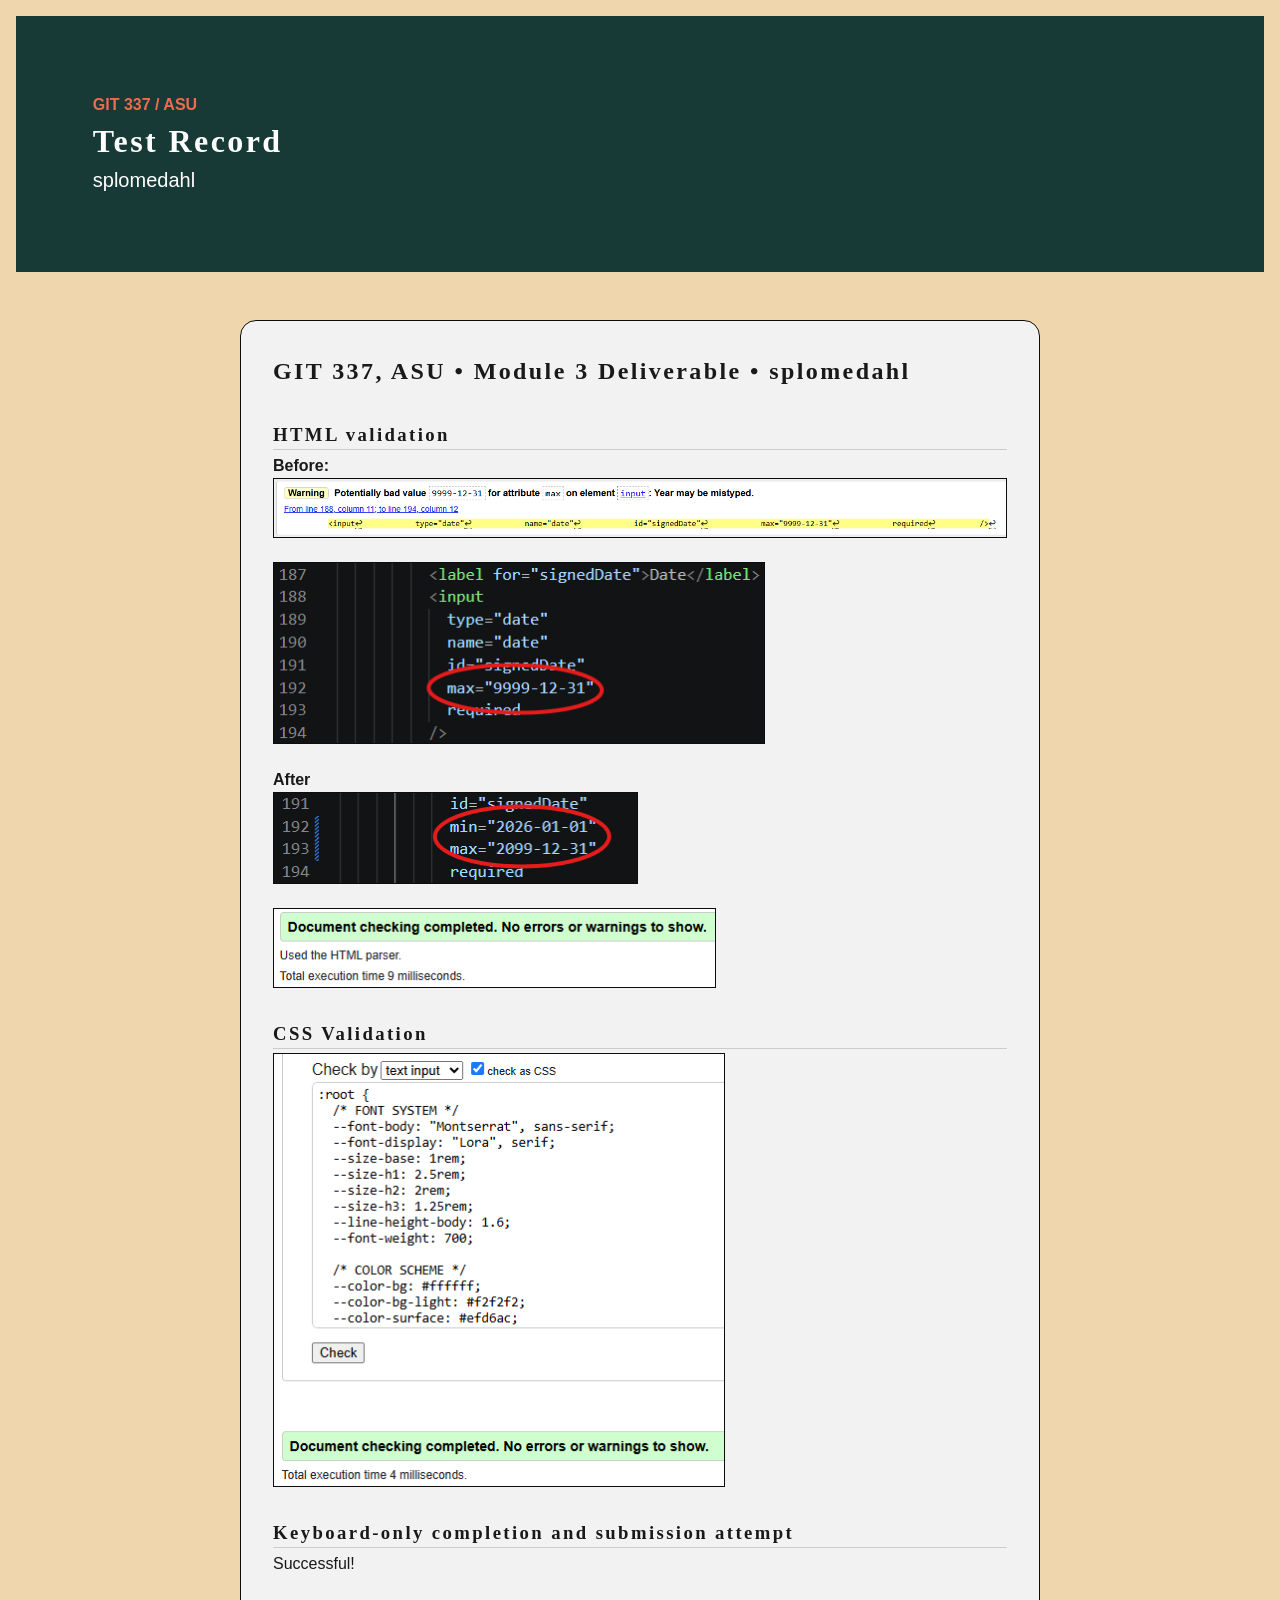
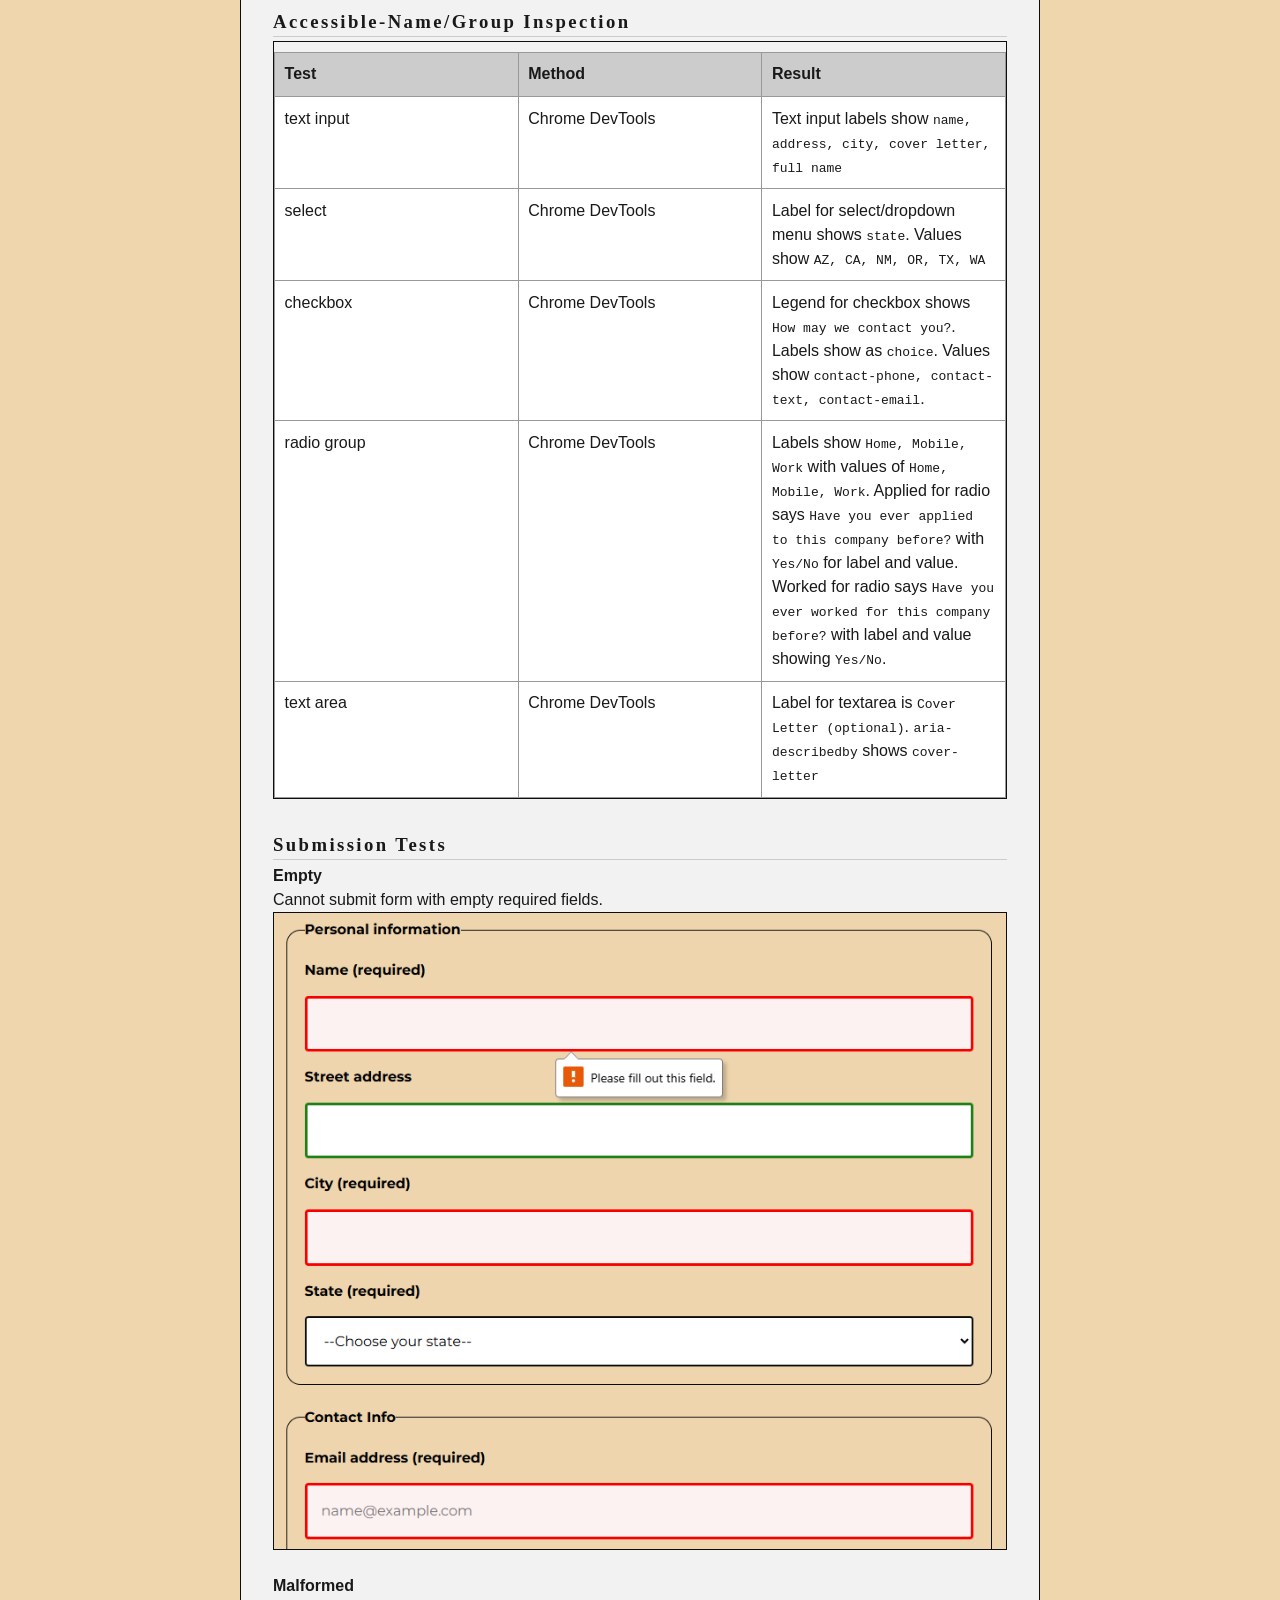
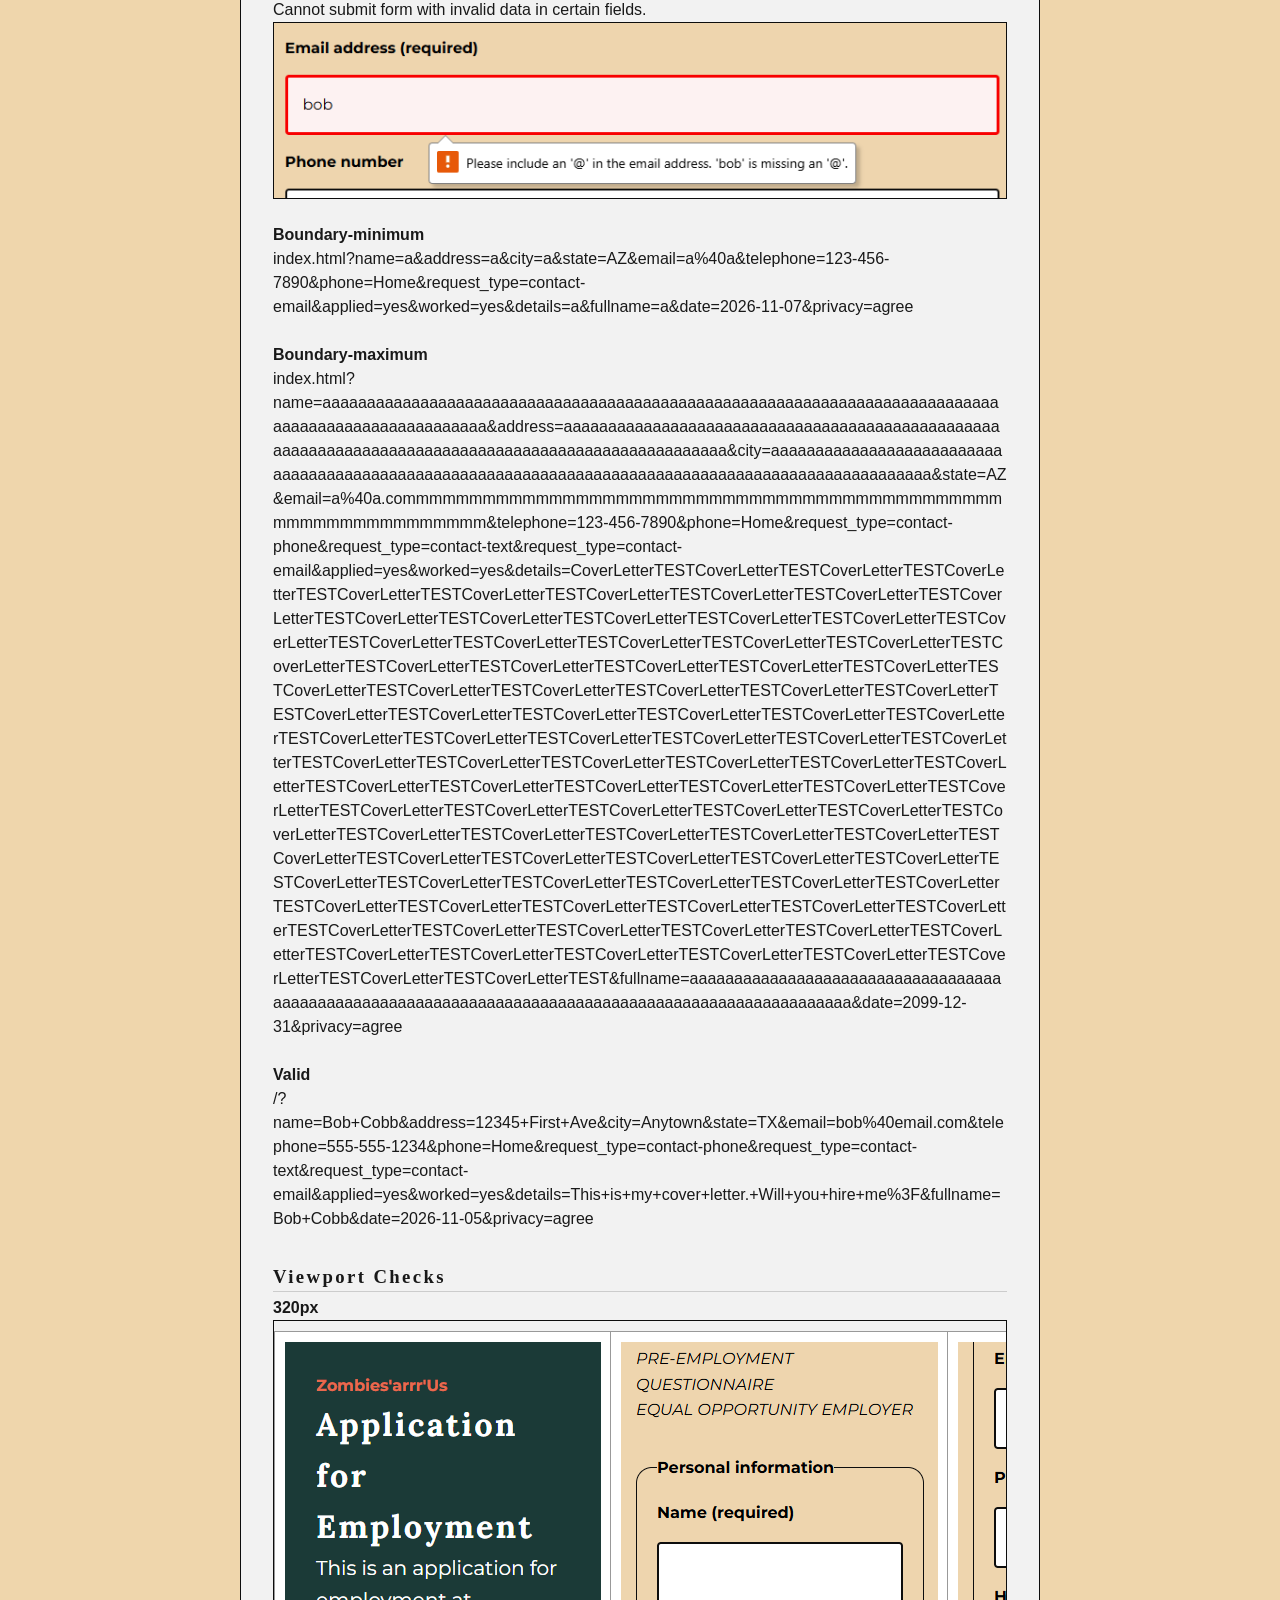
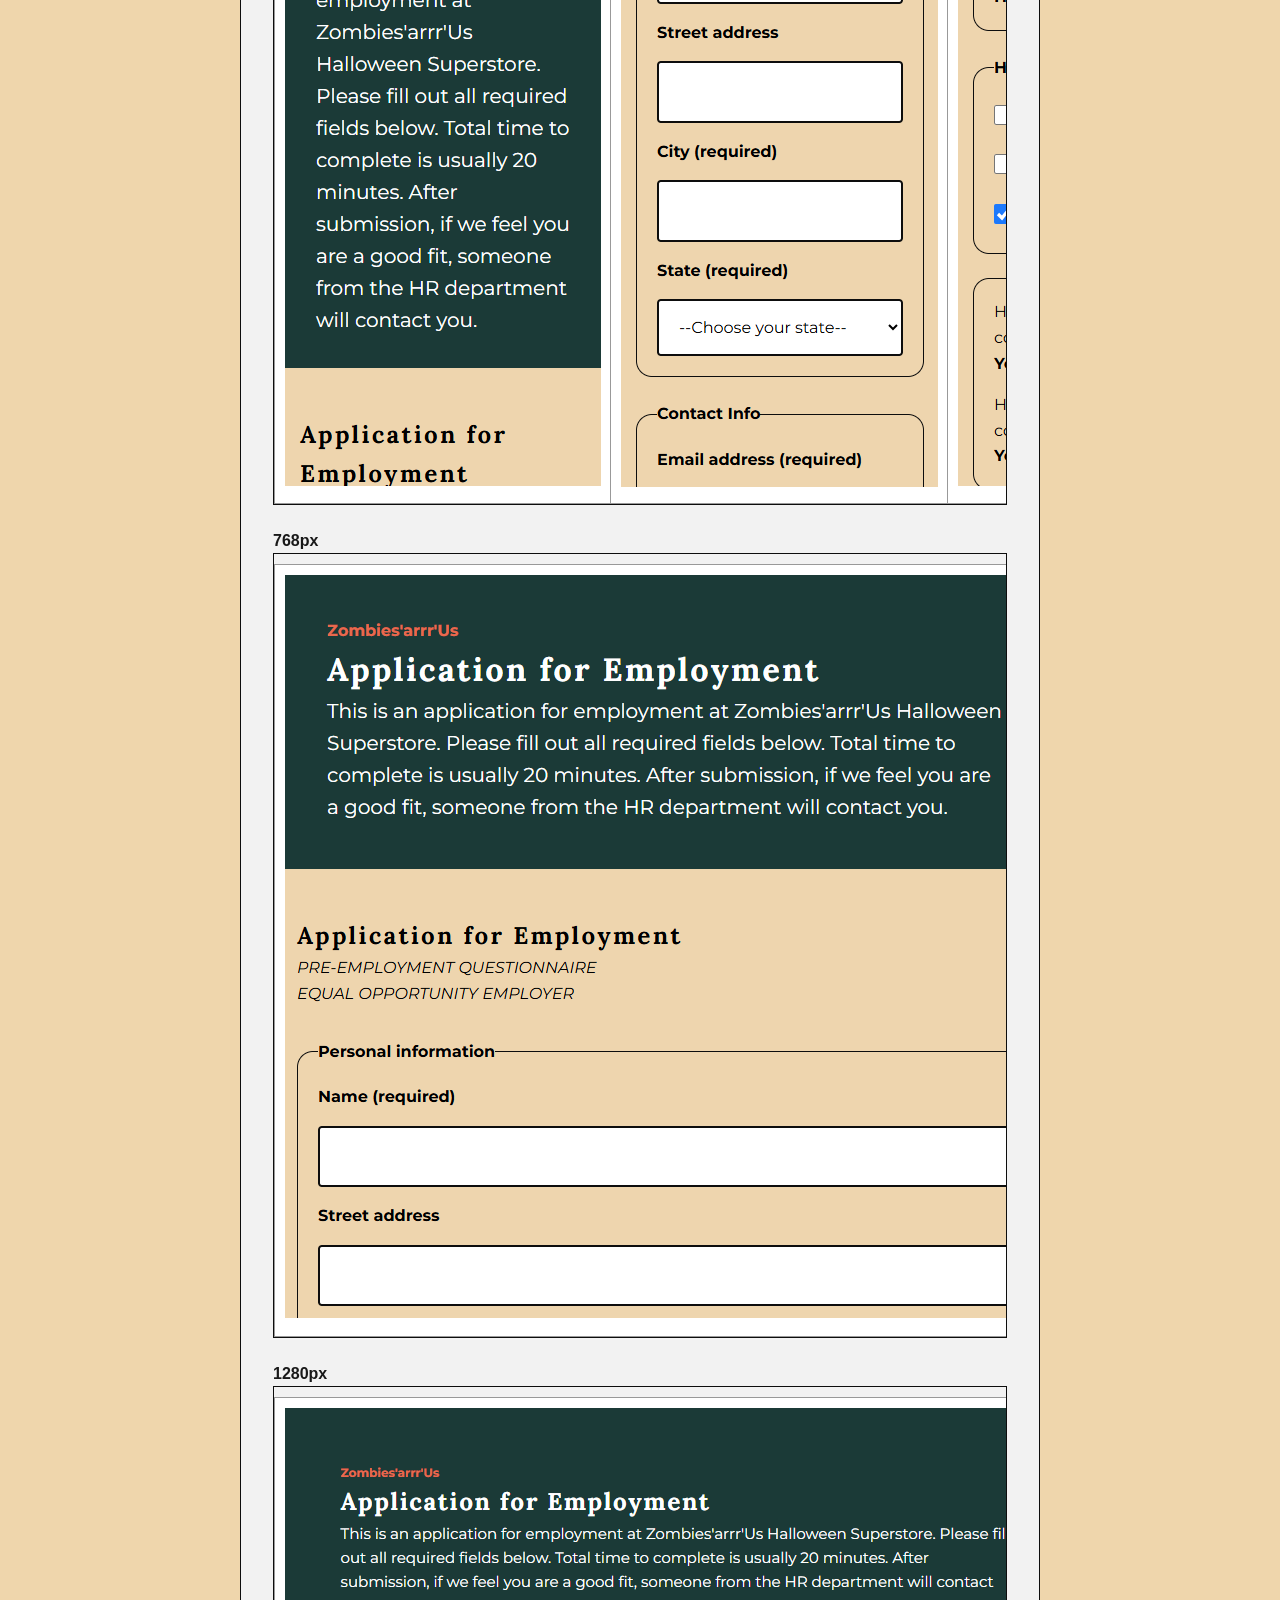
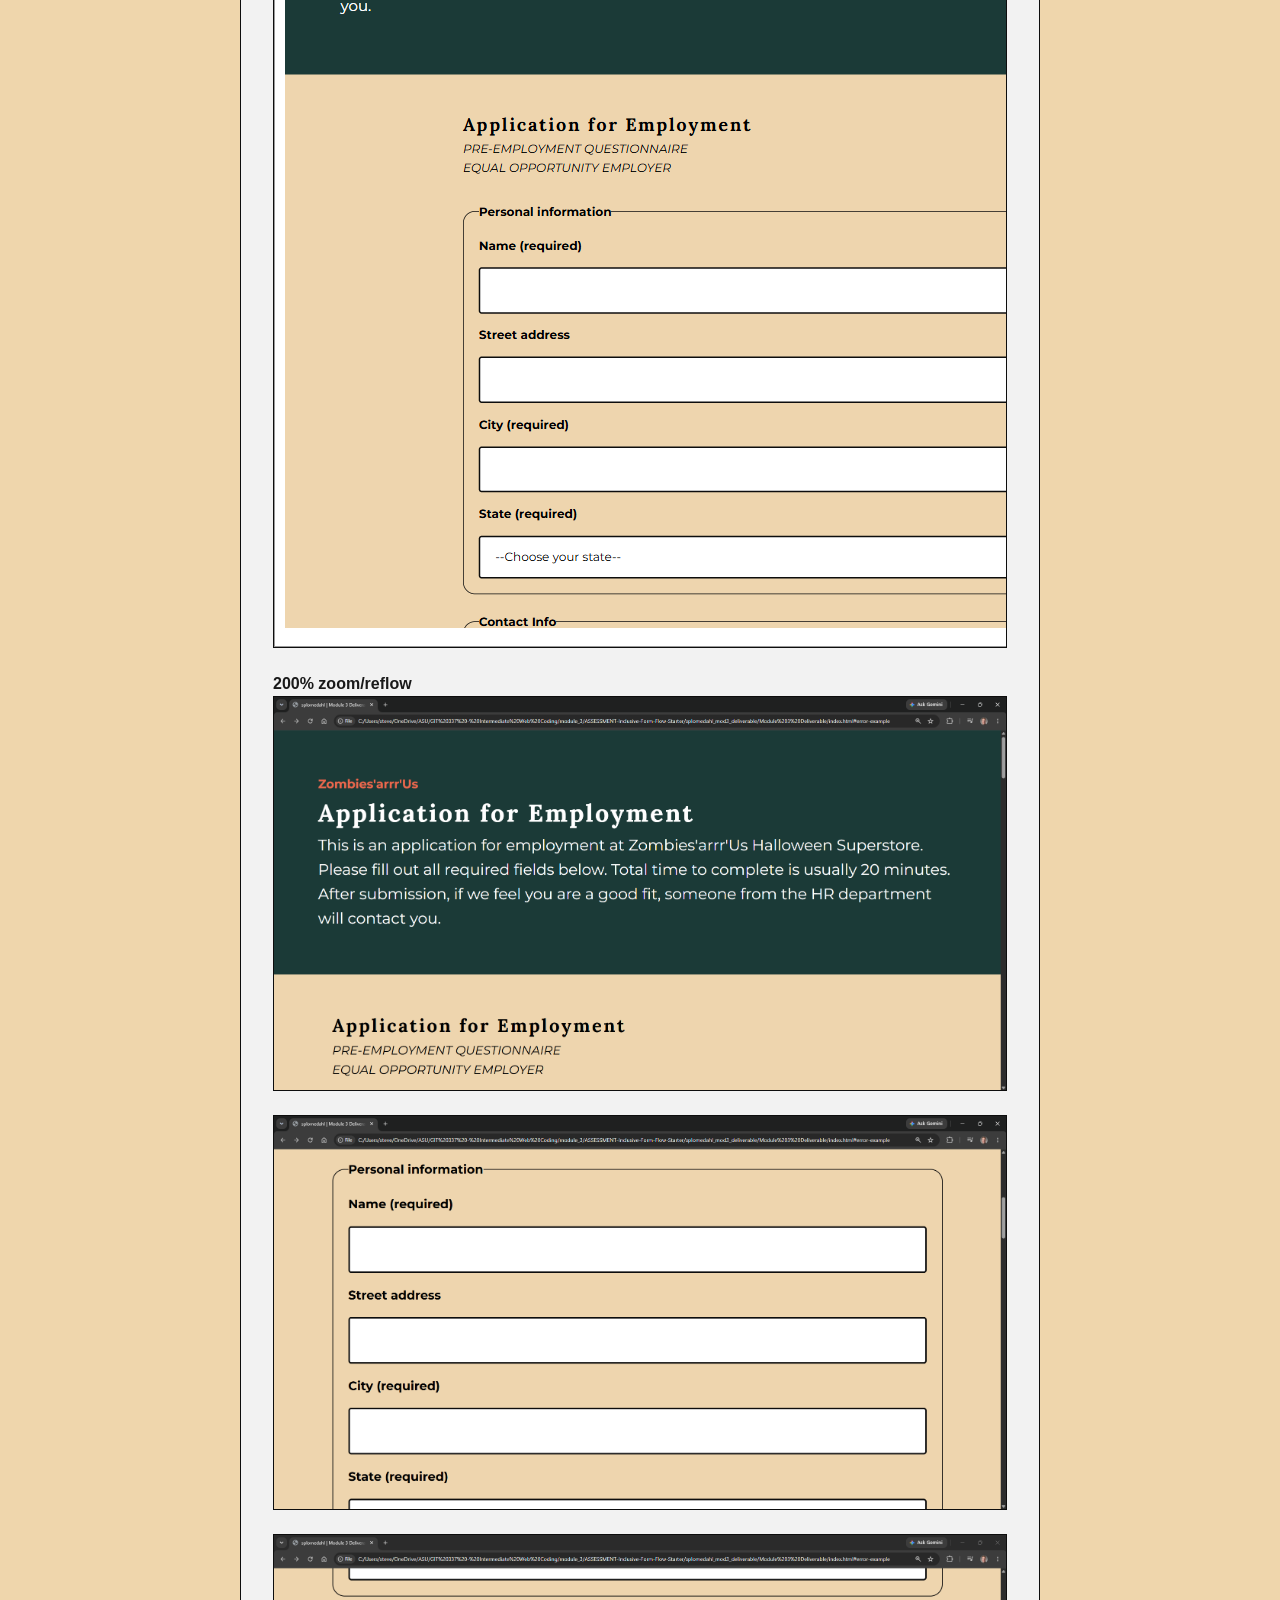
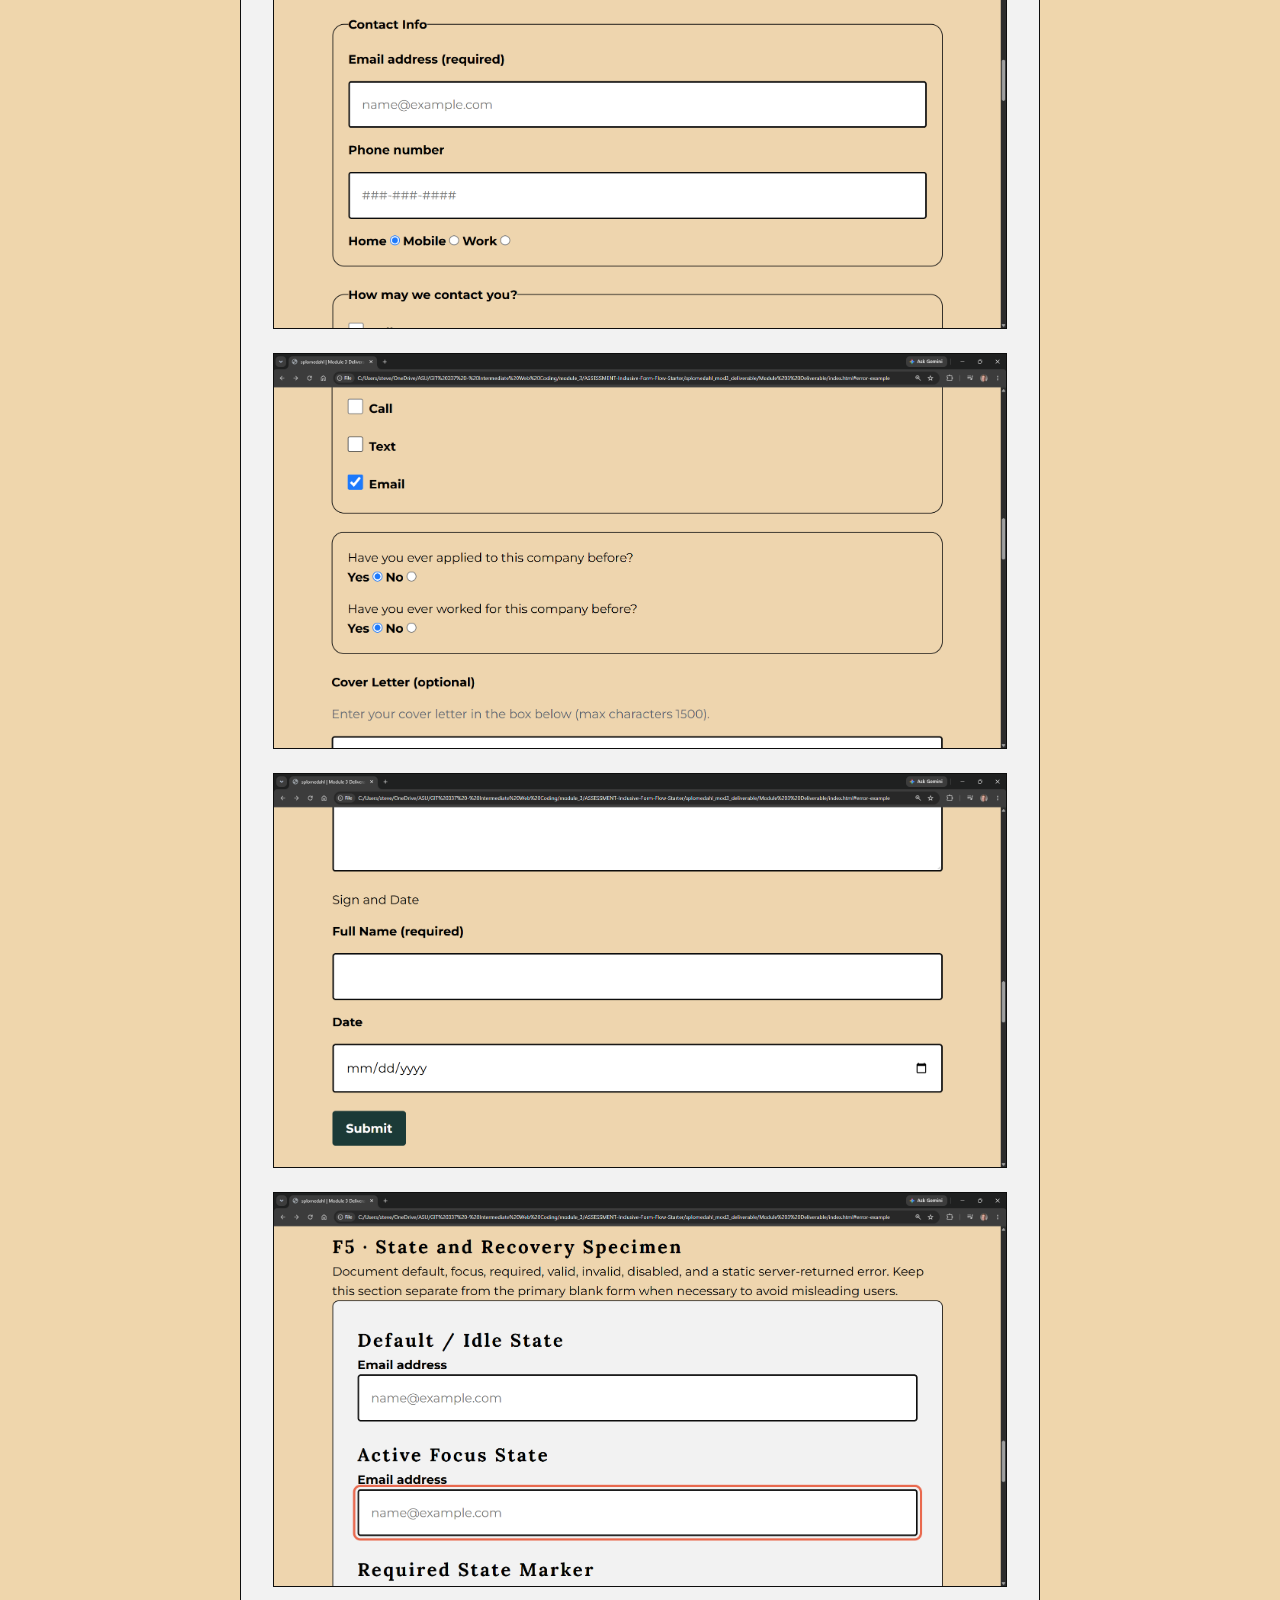
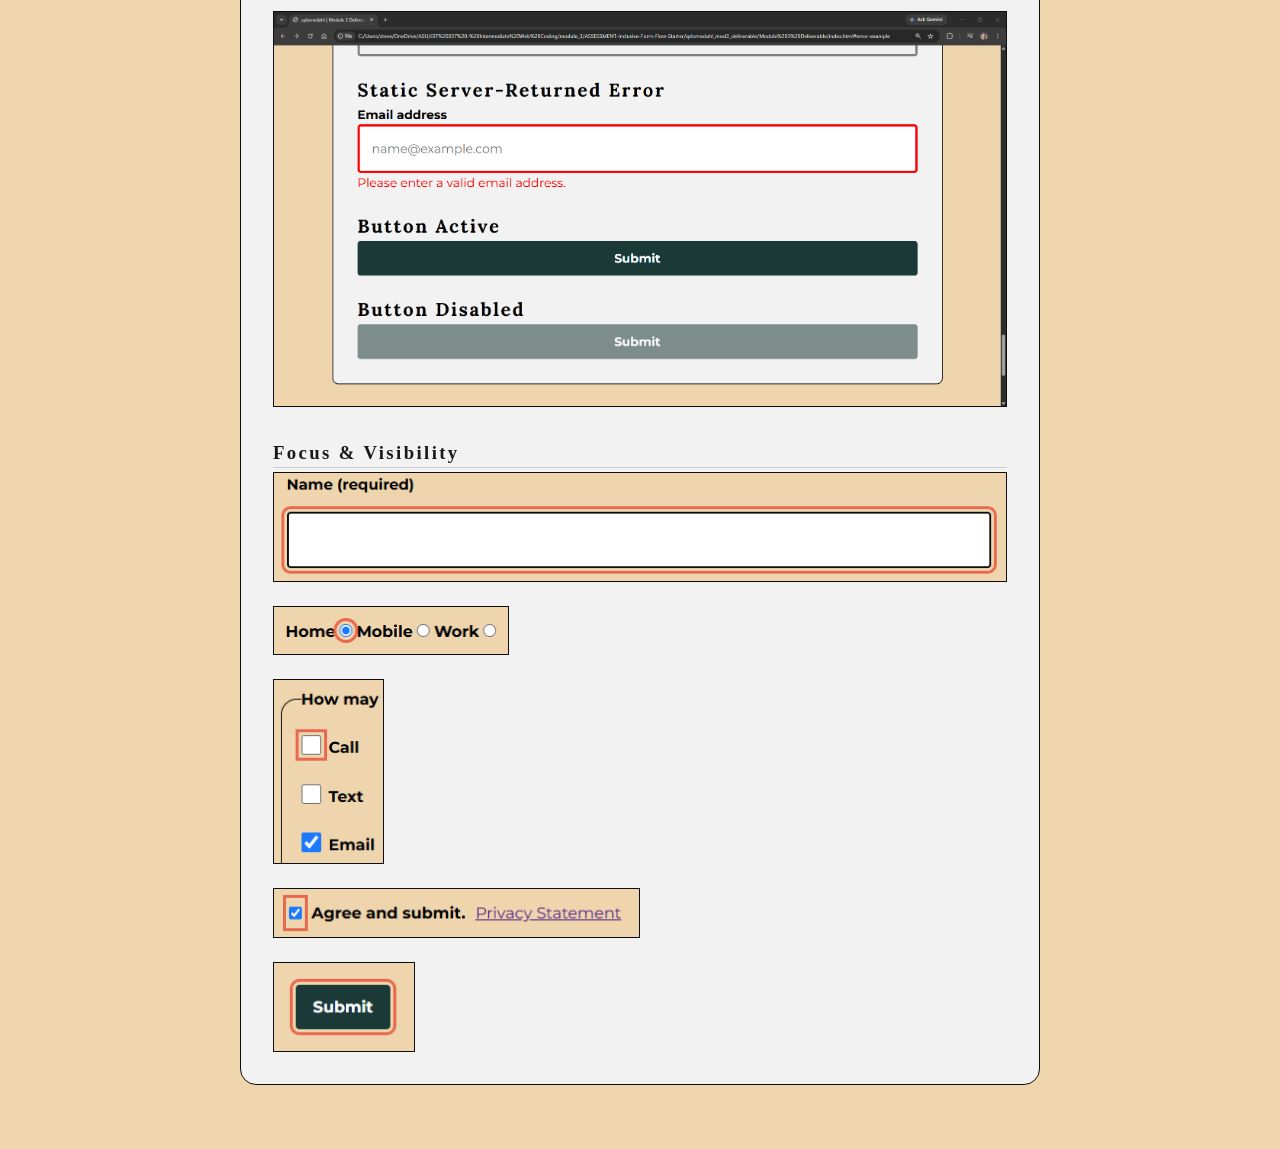
<file: test-record.html>
<!doctype html>
<html lang="en">
  <head>
    <meta charset="UTF-8" />
    <meta name="viewport" content="width=device-width, initial-scale=1.0" />
    <title>Test Record | splomedahl</title>
    <link rel="stylesheet" href="styles.css" />
    <style>
      body {
        font-family: Arial, sans-serif;
        line-height: 1.5;
        max-width: 80rem;
        margin: auto;
        padding: 1rem;
        color: #191919;
      }
      table {
        width: 100%;
        border-collapse: collapse;
        margin-top: 10px;
      }
      th,
      td {
        padding: 0.6rem;
        border: 1px solid #999;
        text-align: left;
        vertical-align: top;
      }
      th {
        background: #ccc;
      }
      td {
        background-color: #fff;
      }
      header {
        width: 100%;
        padding: clamp(2rem, 6vw, 5rem);
        background: var(--color-action);
        color: var(--color-bg);
      }
    </style>
  </head>
  <body>
    <header class="page-header">
      <p class="eyebrow">GIT 337 / ASU</p>
      <h1>Test Record</h1>
      <p class="lede">splomedahl</p>
    </header>
    <main>
      <section>
        <div class="test-record-wrap">
          <h2>GIT 337, ASU &bull; Module 3 Deliverable &bull; splomedahl</h2>

          <h3 class="h3-test-record">HTML validation</h3>
          <strong>Before:</strong>
          <img
            src="test-record-img/date-warning.png"
            alt="HTML validation date warning"
            class="test-record-images"
            width="1267"
          /><br />
          <img
            src="test-record-img/date-warning-code.png"
            alt="HTML validation code for date field"
            class="test-record-images"
            width="492"
          /><br />
          <strong>After</strong>
          <img
            src="test-record-img/date-warning-code-fixed.png"
            alt="HTML validation date code fixed"
            class="test-record-images"
            width="365"
          />
          <br />
          <img
            src="test-record-img/html-valid.png"
            alt="Valid HTML, no errors"
            class="test-record-images"
            width="443"
          />
          <h3 class="h3-test-record">CSS Validation</h3>
          <img
            src="test-record-img/css-valid.png"
            alt="Screenshot of valid CSS"
            class="test-record-images"
            width="452"
          />
          <h3 class="h3-test-record">
            Keyboard-only completion and submission attempt
          </h3>
          <p>Successful!</p>
          <h3 class="h3-test-record">Accessible-Name/Group Inspection</h3>
          <div class="table320">
            <table class="test-record-table">
              <thead>
                <tr>
                  <th scope="col">Test</th>
                  <th scope="col">Method</th>
                  <th scope="col">Result</th>
                </tr>
              </thead>
              <tbody>
                <tr>
                  <td>text input</td>
                  <td>Chrome DevTools</td>
                  <td>
                    Text input labels show
                    <code>name, address, city, cover letter, full name</code>
                  </td>
                </tr>
                <tr>
                  <td>select</td>
                  <td>Chrome DevTools</td>
                  <td>
                    Label for select/dropdown menu shows <code>state</code>.
                    Values show <code>AZ, CA, NM, OR, TX, WA</code>
                  </td>
                </tr>
                <tr>
                  <td>checkbox</td>
                  <td>Chrome DevTools</td>
                  <td>
                    Legend for checkbox shows
                    <code>How may we contact you?</code>. Labels show as
                    <code>choice</code>. Values show
                    <code>contact-phone, contact-text, contact-email</code>.
                  </td>
                </tr>
                <tr>
                  <td>radio group</td>
                  <td>Chrome DevTools</td>
                  <td>
                    Labels show <code>Home, Mobile, Work</code> with values of
                    <code>Home, Mobile, Work</code>. Applied for radio says
                    <code>Have you ever applied to this company before?</code>
                    with <code>Yes/No</code> for label and value. Worked for
                    radio says
                    <code>Have you ever worked for this company before?</code>
                    with label and value showing <code>Yes/No</code>.
                  </td>
                </tr>
                <tr>
                  <td>text area</td>
                  <td>Chrome DevTools</td>
                  <td>
                    Label for textarea is <code>Cover Letter (optional)</code>.
                    <code>aria-describedby</code> shows
                    <code>cover-letter</code>
                  </td>
                </tr>
              </tbody>
            </table>
          </div>
          <h3 class="h3-test-record">Submission Tests</h3>
          <strong>Empty</strong>
          Cannot submit form with empty required fields.
          <img
            src="test-record-img/empty-fields.png"
            alt="Empty fields in form submission"
            class="test-record-images"
            width="830"
          /><br />
          <strong>Malformed</strong>
          <p>Cannot submit form with invalid data in certain fields.</p>
          <img
            src="test-record-img/malformed-field-data.png"
            alt="Incorret or malformed data in input field"
            class="test-record-images"
            width="777"
          /><br />
          <strong>Boundary-minimum</strong>
          <div class="fictional-data">
            index.html?name=a&address=a&city=a&state=AZ&email=a%40a&telephone=123-456-7890&phone=Home&request_type=contact-email&applied=yes&worked=yes&details=a&fullname=a&date=2026-11-07&privacy=agree
          </div>
          <br />
          <strong>Boundary-maximum</strong>
          <div class="fictional-data">
            index.html?name=aaaaaaaaaaaaaaaaaaaaaaaaaaaaaaaaaaaaaaaaaaaaaaaaaaaaaaaaaaaaaaaaaaaaaaaaaaaaaaaaaaaaaaaaaaaaaaaaaaaa&address=aaaaaaaaaaaaaaaaaaaaaaaaaaaaaaaaaaaaaaaaaaaaaaaaaaaaaaaaaaaaaaaaaaaaaaaaaaaaaaaaaaaaaaaaaaaaaaaaaaaa&city=aaaaaaaaaaaaaaaaaaaaaaaaaaaaaaaaaaaaaaaaaaaaaaaaaaaaaaaaaaaaaaaaaaaaaaaaaaaaaaaaaaaaaaaaaaaaaaaaaaaa&state=AZ&email=a%40a.commmmmmmmmmmmmmmmmmmmmmmmmmmmmmmmmmmmmmmmmmmmmmmmmmmmmmmmmmmmm&telephone=123-456-7890&phone=Home&request_type=contact-phone&request_type=contact-text&request_type=contact-email&applied=yes&worked=yes&details=[base64]&fullname=aaaaaaaaaaaaaaaaaaaaaaaaaaaaaaaaaaaaaaaaaaaaaaaaaaaaaaaaaaaaaaaaaaaaaaaaaaaaaaaaaaaaaaaaaaaaaaaaaaaa&date=2099-12-31&privacy=agree
          </div>
          <br />
          <strong>Valid</strong>
          <div class="fictional-data">
            /?name=Bob+Cobb&address=12345+First+Ave&city=Anytown&state=TX&email=bob%40email.com&telephone=555-555-1234&phone=Home&request_type=contact-phone&request_type=contact-text&request_type=contact-email&applied=yes&worked=yes&details=This+is+my+cover+letter.+Will+you+hire+me%3F&fullname=Bob+Cobb&date=2026-11-05&privacy=agree
          </div>
          <h3 class="h3-test-record">Viewport Checks</h3>
          <strong>320px</strong>
          <div class="table320">
            <table>
              <tr>
                <td>
                  <img
                    src="test-record-img/320px01.png"
                    alt="test record at 320px wide part 1"
                  />
                </td>
                <td>
                  <img
                    src="test-record-img/320px02.png"
                    alt="test record at 320px wide part 2"
                  />
                </td>
                <td>
                  <img
                    src="test-record-img/320px03.png"
                    alt="test record at 320px wide part 3"
                  />
                </td>
                <td>
                  <img
                    src="test-record-img/320px04.png"
                    alt="test record at 320px wide part 4"
                  />
                </td>
                <td>
                  <img
                    src="test-record-img/320px05.png"
                    alt="test record at 320px wide part 5"
                  />
                </td>
                <td>
                  <img
                    src="test-record-img/320px06.png"
                    alt="test record at 320px wide part 6"
                  />
                </td>
              </tr>
            </table>
          </div>
          <br />
          <strong>768px</strong>
          <div class="table320">
            <table>
              <tr>
                <td>
                  <img
                    src="test-record-img/768px01.png"
                    alt="test record at 768px wide part 1"
                  />
                </td>
                <td>
                  <img
                    src="test-record-img/768px02.png"
                    alt="test record at 768px wide part 2"
                  />
                </td>
                <td>
                  <img
                    src="test-record-img/768px03.png"
                    alt="test record at 768px wide part 3"
                  />
                </td>
                <td>
                  <img
                    src="test-record-img/768px04.png"
                    alt="test record at 768px wide part 4"
                  />
                </td>
                <td>
                  <img
                    src="test-record-img/768px05.png"
                    alt="test record at 768px wide part 5"
                  />
                </td>
              </tr>
            </table>
          </div>
          <br />
          <strong>1280px</strong>
          <div class="table320">
            <table>
              <tr>
                <td>
                  <img
                    src="test-record-img/1280px01.png"
                    alt="test record at 1280px wide part 1"
                  />
                </td>
                <td>
                  <img
                    src="test-record-img/1280px02.png"
                    alt="test record at 1280px wide part 2"
                  />
                </td>
                <td>
                  <img
                    src="test-record-img/1280px03.png"
                    alt="test record at 1280px wide part 3"
                  />
                </td>
                <td>
                  <img
                    src="test-record-img/1280px04.png"
                    alt="test record at 1280px wide part 4"
                  />
                </td>
              </tr>
            </table>
          </div>
          <br />
          <strong>200% zoom/reflow</strong>
          <img
            src="test-record-img/200z01.png"
            alt="test record at 200 percent zoom part 1"
            class="test-record-images"
          /><br />
          <img
            src="test-record-img/200z02.png"
            alt="test record at 200 percent zoom part 2"
            class="test-record-images"
          /><br />
          <img
            src="test-record-img/200z03.png"
            alt="test record at 200 percent zoom part 3"
            class="test-record-images"
          /><br />
          <img
            src="test-record-img/200z04.png"
            alt="test record at 200 percent zoom part 4"
            class="test-record-images"
          /><br />
          <img
            src="test-record-img/200z05.png"
            alt="test record at 200 percent zoom part 5"
            class="test-record-images"
          /><br />
          <img
            src="test-record-img/200z06.png"
            alt="test record at 200 percent zoom part 6"
            class="test-record-images"
          /><br />
          <img
            src="test-record-img/200z07.png"
            alt="test record at 200 percent zoom part 7"
            class="test-record-images"
          />
          <h3 class="h3-test-record">Focus & Visibility</h3>
          <img
            src="test-record-img/focus01.png"
            class="test-record-images"
            alt="Focused form field"
            width="788"
          /><br />
          <img
            src="test-record-img/focus02.png"
            class="test-record-images"
            alt="Focused form field"
            width="236"
          /><br />
          <img
            src="test-record-img/focus03.png"
            class="test-record-images"
            alt="Focused form field"
            width="111"
          /><br />
          <img
            src="test-record-img/agree-submit.png"
            class="test-record-images"
            alt="Agree and submit checkbox Visibility"
            width="367"
          /><br />
          <img
            src="test-record-img/focus04.png"
            class="test-record-images"
            alt="Focused form button"
            width="142"
          />
        </div>
      </section>
    </main>
  </body>
</html>
</file>
<file: styles.css>
:root {
  /* FONT SYSTEM */
  --font-body: "Montserrat", sans-serif;
  --font-display: "Lora", serif;
  --size-base: 1rem;
  --size-h1: 2.5rem;
  --size-h2: 2rem;
  --size-h3: 1.25rem;
  --line-height-body: 1.6;
  --font-weight: 700;

  /* COLOR SCHEME */
  --color-bg: #ffffff;
  --color-bg-light: #f2f2f2;
  --color-surface: #efd6ac;
  --color-text: #000000;
  --color-action: #183a37;
  --color-accent: #ee6c4d;
  --color-border: #0d0d0d;
  --color-border-light: #ccc;
  --color-error: red;
  --color-error-bg: #ffdddd;
  --color-valid: green;
  --color-disabled: gray;
  --color-muted: #5c6670;

  /* SPACING AND SCALING */
  --space-xxs: 0.15rem;
  --space-xs: 0.25rem;
  --space-sm: 0.5rem;
  --space-md: 1rem;
  --space-mlg: 1.25rem;
  --space-lg: 1.5rem;
  --space-xl: 2rem;

  /* SIZING & MEASURE */
  --measure: 68ch;
  --measure-max-width: 1200px;

  /* BORDER RADIUS */
  --radius-sm: 0.25rem;
  --radius-md: 0.5rem;
  --radius-lg: 1rem;

  /* BORDER & FOCUS RINGS */
  --border-thin: 1px solid var(--color-border);
  --border-thin-light: 1px solid var(--color-border-light);
  --border-thick: 2px solid var(--color-border);
  --focus-ring: 3px solid var(--color-accent);
}
*,
*::before,
*::after {
  box-sizing: border-box;
  margin: 0;
  padding: 0;
}
body {
  margin: 0;
  color: var(--color-text);
  background: var(--color-surface);
  font-family: var(--font-body);
  line-height: var(--line-height-body);
}
h1,
h2,
h3,
h4 {
  font-family: var(--font-display);
  letter-spacing: var(--space-xxs);
}
.page-header {
  padding: clamp(2rem, 6vw, 5rem);
  background: var(--color-action);
  color: var(--color-bg);
}
.eyebrow {
  color: var(--color-accent);
  font-weight: var(--font-weight);
}
.lede {
  max-width: var(--measure);
  font-size: var(--size-h3);
}
.lede a {
  color: var(--color-bg);
}
.lede a:hover {
  color: var(--color-accent);
}
main {
  max-width: 52rem;
  margin: auto;
  padding: var(--size-base);
}
section,
form {
  margin-block: var(--space-xl);
}
form,
fieldset,
.field {
  display: grid;
  gap: var(--space-md);
}
form {
  gap: var(--space-lg);
}
fieldset {
  padding: var(--space-mlg);
  border: var(--border-thin);
  border-radius: var(--radius-lg);
}
legend,
label {
  font-weight: var(--font-weight);
}
.help {
  margin: 0;
  color: var(--color-muted);
}
input,
select,
textarea,
button {
  font: inherit;
}
input:not([type="radio"]):not([type="checkbox"]),
select,
textarea {
  width: 100%;
  padding: var(--space-md);
  border: 2px solid var(--color-border);
  border-radius: var(--radius-sm);
}
textarea {
  min-height: 8rem;
  resize: vertical;
}
.choice {
  display: flex;
  gap: var(--space-sm);
  align-items: flex-start;
  padding: var(--space-xs) 0;
}
.choice input {
  inline-size: var(--space-mlg);
  block-size: var(--space-mlg);
}
button {
  justify-self: start;
  min-height: 44px;
  padding: var(--space-sm) var(--space-md);
  background: var(--color-action);
  color: var(--color-bg);
  border: 2px solid var(--color-action);
  border-radius: var(--radius-sm);
  font-weight: var(--font-weight);
}
:focus-visible {
  outline: 0.2rem solid var(--color-accent);
  outline-offset: 0.2rem;
}
.error-summary,
.field-error {
  padding: 1rem;
  border-left: 0.4rem solid var(--color-error);
  background: #fff1f0;
}
.field-error input {
  border-color: var(--color-error);
}
button:disabled {
  opacity: 0.55;
  cursor: not-allowed;
}
.fictional-data {
  width: 100%;
  overflow-wrap: break-word; /* https://developer.mozilla.org/en-US/docs/Web/CSS/Guides/Text/Wrapping_breaking_text#breaking_long_words */
}
.matrix-row td {
  background-color: var(--color-bg-light);
}

/*--ERROR SYSTEM--*/
.error-system-wrap {
  display: flex;
  flex-direction: column;
  width: 100%;
  height: auto;
  padding: var(--space-xl);
  background-color: var(--color-bg-light);
  border: var(--border-thin);
  border-radius: var(--radius-md);
}
.focus-state {
  border: var(--border-thick);
  outline: 3px solid var(--color-accent);
  outline-offset: 3px;
}
.required-state {
  border: 3px solid var(--color-error) !important;
}
.valid-state {
  border: 3px solid var(--color-valid) !important;
}
.valid-state-checkmark {
  display: flex;
  justify-content: center;
  align-items: center;
  border: 3px solid var(--color-valid) !important;
  width: var(--space-lg);
  height: var(--space-lg);
  border-radius: 20px;
  margin-top: 2px;
  margin-left: 2px;
  color: var(--color-bg);
  background-color: var(--color-valid);
}
.invalid-text {
  color: var(--color-error);
}
.h2-error-section {
  margin-top: var(--space-mlg);
}
input:user-invalid {
  /* https://developer.mozilla.org/en-US/docs/Web/CSS/Reference/Selectors/:user-invalid */
  border: 3px solid var(--color-error) !important;
  background-color: var(--color-error-bg);
}
input:user-valid {
  border: 3px solid var(--color-valid) !important;
}
input:disabled {
  border: 2px solid var(--color-disabled) !important;
  background-color: var(--color-border-light);
  cursor: not-allowed;
}
.test-record-wrap {
  display: flex;
  flex-direction: column;
  background-color: var(--color-bg-light);
  width: 100%;
  max-width: 100%;
  border: var(--border-thin);
  border-radius: var(--radius-lg);
  padding: var(--space-xl);
}
.test-record-images {
  display: block;
  max-width: 100%;
  border: var(--border-thin);
}
.h3-test-record {
  margin-top: var(--space-xl);
  margin-bottom: var(--space-xs);
  border-bottom: var(--border-thin-light);
}
.test-record-table,
td {
  padding: var(--space-xs);
  border: var(--border-thin);
}
.test-record-table th {
  width: 33%;
}
.table320 {
  max-width: 100%;
  overflow-x: auto;
  border: var(--border-thin);
}
.table-collapse {
  max-width: 100%;
  overflow-x: auto;
}
.privacy li {
  margin-left: 30px;
}
.privacy h3 {
  margin-top: 20px;
}
.privacy-checkbox {
  display: flex;
  gap: 10px;
}

@media (min-width: 48rem) {
  .paired-fields {
    display: grid;
    grid-template-columns: 1fr 1fr;
    gap: var(--space-md);
  }
}
</file>
